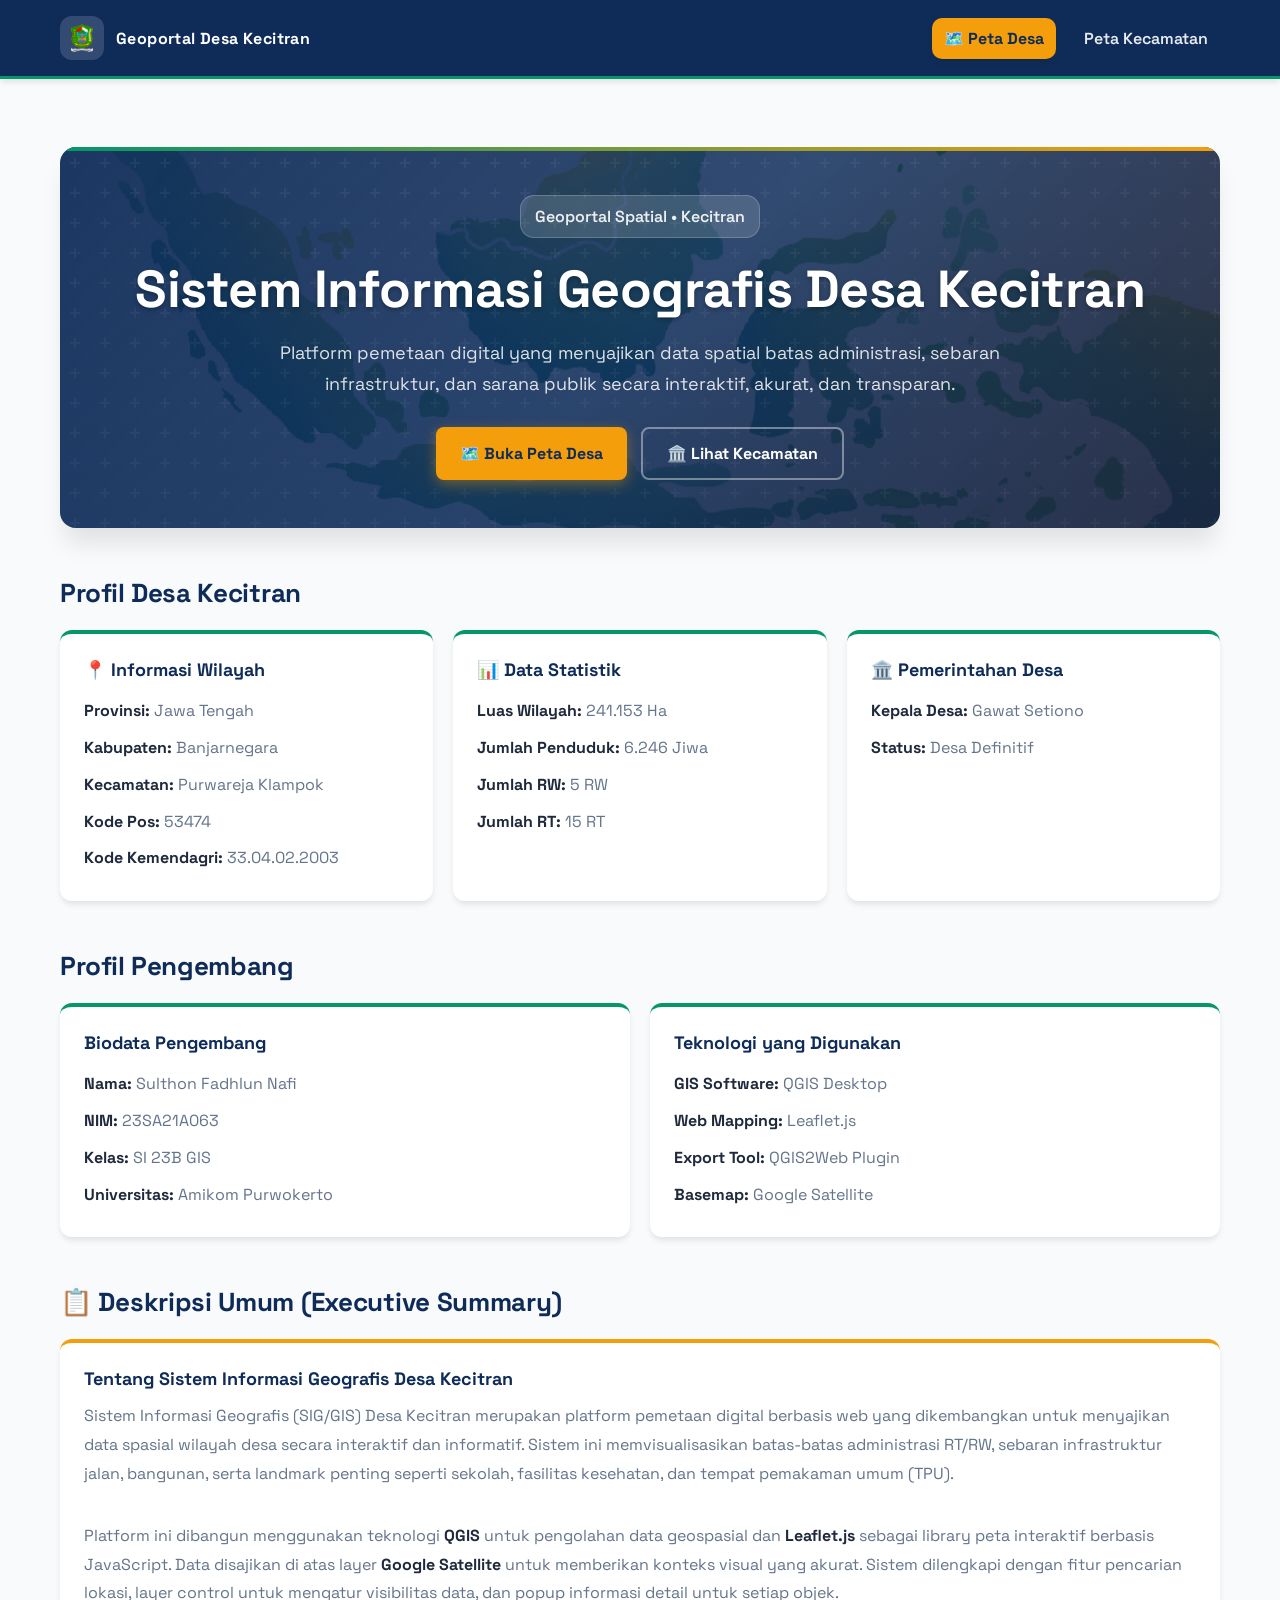
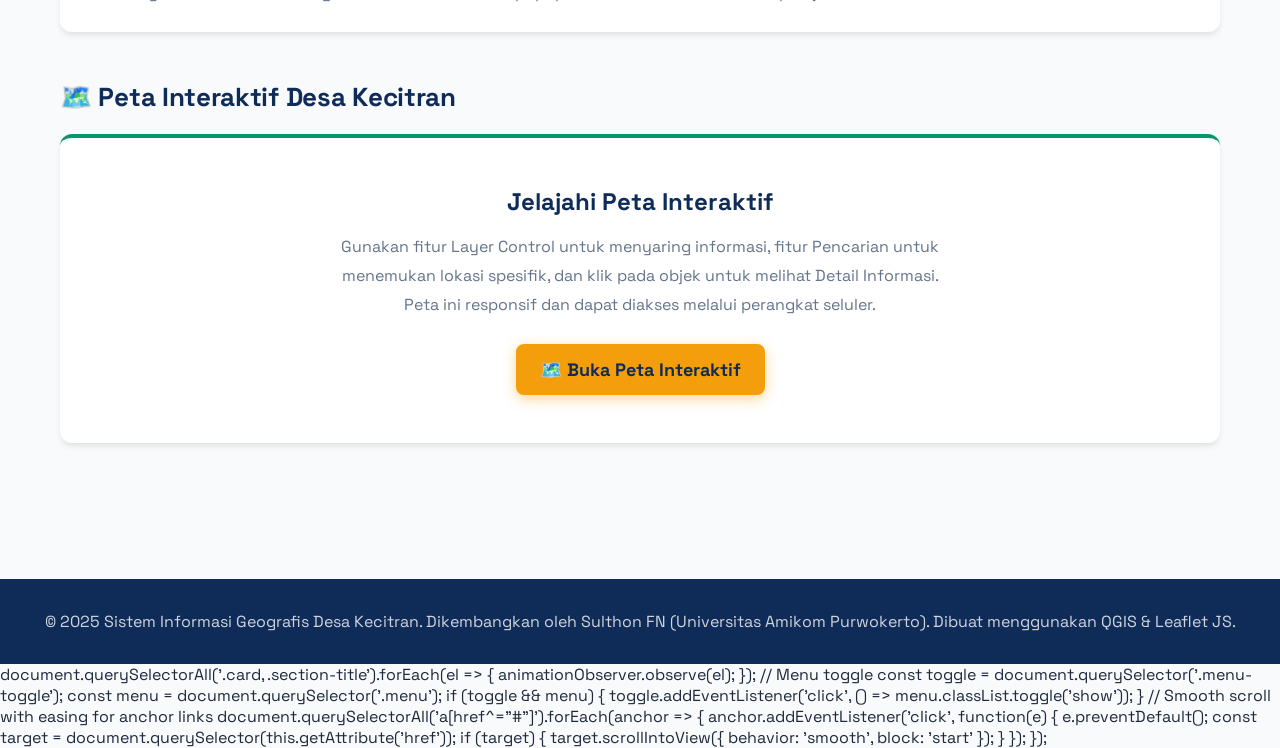
<file: index.html>
<!doctype html>
<html lang="id">
    <head>
        <meta charset="utf-8">
        <meta http-equiv="X-UA-Compatible" content="IE=edge">
        <meta name="viewport" content="width=device-width, initial-scale=1, maximum-scale=1">
        <meta name="mobile-web-app-capable" content="yes">
        <meta name="apple-mobile-web-app-capable" content="yes">
        <title>Geoportal Desa Kecitran</title>
        <link rel="preconnect" href="https://fonts.googleapis.com">
        <link rel="preconnect" href="https://fonts.gstatic.com" crossorigin>
        <link href="https://fonts.googleapis.com/css2?family=Space+Grotesk:wght@400;500;600;700&display=swap" rel="stylesheet">
        <link rel="stylesheet" href="css/leaflet.css">
        <link rel="stylesheet" href="css/L.Control.Layers.Tree.css">
        <link rel="stylesheet" href="css/qgis2web.css">
        <link rel="stylesheet" href="css/fontawesome-all.min.css">
        <link rel="stylesheet" href="css/leaflet-search.css">
        <link rel="stylesheet" href="css/leaflet.photon.css">
        <style>
            :root {
                --primary-color: #0F2C59;
                --secondary-color: #059669;
                --accent-color: #F59E0B;
                --bg-color: #F8FAFC;
                --card-bg: #FFFFFF;
                --text-main: #1E293B;
                --text-muted: #64748B;
                --shadow: 0 4px 6px -1px rgba(0, 0, 0, 0.1);
                --shadow-lg: 0 20px 25px -5px rgba(0, 0, 0, 0.1);
                /* Fluid Animation Easings */
                --ease-out-expo: cubic-bezier(0.19, 1, 0.22, 1);
                --ease-out-back: cubic-bezier(0.34, 1.56, 0.64, 1);
                --ease-in-out-quart: cubic-bezier(0.76, 0, 0.24, 1);
                --ease-spring: cubic-bezier(0.175, 0.885, 0.32, 1.275);
            }

            * { box-sizing: border-box; }

            body {
                margin: 0;
                font-family: 'Space Grotesk', 'Segoe UI', sans-serif;
                color: var(--text-main);
                background: var(--bg-color);
                min-height: 100vh;
                scroll-behavior: smooth;
            }

            a { color: inherit; text-decoration: none; }

            header {
                position: sticky;
                top: 0;
                z-index: 1200;
                background: var(--primary-color);
                border-bottom: 3px solid var(--secondary-color);
                box-shadow: var(--shadow);
            }

            .nav-bar {
                max-width: 1200px;
                margin: 0 auto;
                padding: 16px 20px;
                display: flex;
                align-items: center;
                justify-content: space-between;
                gap: 12px;
            }

            .brand {
                display: flex;
                align-items: center;
                gap: 12px;
                font-weight: 700;
                letter-spacing: 0.4px;
                color: #fff;
            }

            .brand img {
                width: 44px;
                height: 44px;
                border-radius: 12px;
                object-fit: contain;
                background: rgba(255,255,255,0.15);
                padding: 8px;
            }

            .menu {
                display: flex;
                align-items: center;
                gap: 16px;
                font-weight: 600;
                color: rgba(255,255,255,0.9);
            }

            .menu a { padding: 10px 12px; border-radius: 10px; transition: all 300ms var(--ease-out-expo); }
            .menu a:hover { background: rgba(255,255,255,0.1); color: #fff; transform: translateY(-2px); }

            .menu .pill {
                background: var(--accent-color);
                color: var(--primary-color);
                font-weight: 700;
                box-shadow: var(--shadow);
            }

            .menu-toggle {
                display: none;
                width: 44px;
                height: 44px;
                border-radius: 12px;
                border: 1px solid rgba(255,255,255,0.3);
                background: rgba(255,255,255,0.1);
                color: #fff;
                font-size: 20px;
            }

            main { max-width: 1200px; margin: 0 auto; padding: 32px 20px 72px; }

            .hero {
                margin-top: 36px;
                padding: 48px 32px;
                border-radius: 16px;
                background-image: url("data:image/svg+xml,%3Csvg width='60' height='60' viewBox='0 0 60 60' xmlns='http://www.w3.org/2000/svg'%3E%3Cg fill='none' fill-rule='evenodd'%3E%3Cg fill='%23ffffff' fill-opacity='0.05'%3E%3Cpath d='M36 34v-4h-2v4h-4v2h4v4h2v-4h4v-2h-4zm0-30V0h-2v4h-4v2h4v4h2V6h4V4h-4zM6 34v-4H4v4H0v2h4v4h2v-4h4v-2H6zM6 4V0H4v4H0v2h4v4h2V6h4V4H6z'/%3E%3C/g%3E%3C/g%3E%3C/svg%3E"),
                    linear-gradient(135deg, rgba(15, 44, 89, 0.95) 0%, rgba(15, 44, 89, 0.85) 50%, rgba(30, 30, 47, 0.9) 100%),
                    url('images/petaIndonesia.png');
                background-size: auto, cover, cover;
                background-position: center, center, center;
                border: none;
                box-shadow: var(--shadow-lg);
                position: relative;
                overflow: hidden;
                text-align: center;
            }

            .hero::before {
                content: "";
                position: absolute;
                inset: 0;
                background: linear-gradient(180deg, transparent 0%, rgba(15, 44, 89, 0.3) 100%);
                pointer-events: none;
            }

            .hero::after {
                content: "";
                position: absolute;
                top: 0;
                left: 0;
                right: 0;
                height: 4px;
                background: linear-gradient(90deg, var(--secondary-color), var(--accent-color));
            }

            .hero > * { position: relative; z-index: 1; }

            .hero h1 { 
                font-size: clamp(32px, 5vw, 52px); 
                margin: 0 0 16px; 
                letter-spacing: -0.5px; 
                color: #fff;
                font-weight: 700;
                text-shadow: 0 2px 4px rgba(0,0,0,0.3);
            }
            .hero p { 
                margin: 0 0 28px; 
                color: rgba(255,255,255,0.85); 
                max-width: 720px; 
                line-height: 1.7;
                margin-left: auto;
                margin-right: auto;
                font-size: 18px;
            }

            .cta-row { display: flex; flex-wrap: wrap; gap: 14px; justify-content: center; }

            .btn {
                display: inline-flex;
                align-items: center;
                gap: 10px;
                padding: 14px 24px;
                border-radius: 8px;
                font-weight: 700;
                border: none;
                transition: transform 400ms var(--ease-out-back), box-shadow 400ms var(--ease-out-expo);
                cursor: pointer;
            }

            .btn-primary {
                background: var(--accent-color);
                color: var(--primary-color);
                box-shadow: 0 4px 14px rgba(245, 158, 11, 0.4);
            }

            .btn-primary:hover {
                transform: translateY(-4px) scale(1.02);
                box-shadow: 0 12px 30px rgba(245, 158, 11, 0.5);
            }

            .btn-ghost { 
                background: transparent; 
                color: #fff; 
                border: 2px solid rgba(255,255,255,0.4); 
            }
            .btn-ghost:hover { 
                background: rgba(255,255,255,0.1); 
                border-color: rgba(255,255,255,0.6);
                transform: translateY(-3px) scale(1.02);
            }

            .section-title {
                font-size: 26px;
                margin: 48px 0 20px;
                letter-spacing: -0.3px;
                color: var(--primary-color);
                font-weight: 700;
            }

            .card-grid { display: grid; gap: 20px; grid-template-columns: repeat(auto-fit, minmax(280px, 1fr)); }

            .card {
                background: var(--card-bg);
                border: none;
                border-radius: 12px;
                border-top: 4px solid var(--secondary-color);
                padding: 24px;
                box-shadow: var(--shadow);
                transition: transform 500ms var(--ease-out-back), box-shadow 400ms var(--ease-out-expo), opacity 600ms var(--ease-out-expo);
                opacity: 0;
                transform: translateY(30px);
            }

            .card.visible {
                opacity: 1;
                transform: translateY(0);
            }

            .card:hover { 
                transform: translateY(-6px) scale(1.01); 
                box-shadow: 0 16px 32px -8px rgba(0, 0, 0, 0.18); 
            }

            .card.visible:hover {
                transform: translateY(-6px) scale(1.01);
            }

            .card h3 { 
                color: var(--primary-color); 
                margin: 0 0 12px;
                font-size: 18px;
            }

            .bio-list { list-style: none; padding: 0; margin: 12px 0 0; color: var(--text-muted); line-height: 1.8; }
            .bio-list li { padding: 4px 0; }
            .bio-list strong { color: var(--text-main); }

            .map-wrap {
                margin-top: 24px;
                border-radius: 12px;
                overflow: hidden;
                border: 2px solid var(--secondary-color);
                box-shadow: var(--shadow-lg);
                position: relative;
                isolation: isolate;
            }

            #map {
                width: 100%;
                height: 70vh;
                min-height: 480px;
            }

            .map-overlay {
                position: absolute;
                top: 16px;
                right: 16px;
                z-index: 1200;
                max-width: min(360px, 90vw);
            }

            .layer-drawer {
                background: var(--card-bg);
                border: 1px solid rgba(15, 44, 89, 0.1);
                border-radius: 12px;
                box-shadow: var(--shadow-lg);
                padding: 16px;
                display: flex;
                flex-direction: column;
                gap: 12px;
                transition: transform 180ms ease, opacity 180ms ease;
                max-height: 72vh;
            }

            .layer-drawer.collapsed { opacity: 1; }
            .layer-drawer.collapsed .drawer-header > div { display: none; }
            .layer-drawer.collapsed .drawer-toggle { background: var(--primary-color); color: #fff; }

            .drawer-body { max-height: 60vh; overflow-y: auto; padding-right: 4px; }
            .layer-drawer.collapsed .drawer-body { display: none; }

            .drawer-header { display: flex; align-items: center; justify-content: space-between; gap: 10px; }
            .drawer-title { font-weight: 700; letter-spacing: 0.2px; margin: 0; color: var(--primary-color); }
            .drawer-sub { margin: 2px 0 0; color: var(--text-muted); font-size: 13px; }

            .drawer-toggle {
                border: 1px solid rgba(15, 44, 89, 0.2);
                background: rgba(15, 44, 89, 0.08);
                color: var(--primary-color);
                width: 36px;
                height: 36px;
                border-radius: 8px;
                cursor: pointer;
                font-weight: 700;
            }

            .search-box { display: flex; flex-direction: column; gap: 8px; }
            .search-box input {
                background: rgba(255,255,255,0.9);
                border: 1px solid rgba(15, 44, 89, 0.2);
                color: var(--text-main);
                border-radius: 12px;
                padding: 10px 12px;
                font-weight: 600;
                transition: all 300ms var(--ease-out-expo);
            }
            .search-box input::placeholder { color: var(--text-muted); transition: opacity 200ms ease; }
            .search-box input:focus { outline: none; border-color: var(--secondary-color); box-shadow: 0 0 0 3px rgba(5, 150, 105, 0.15); transform: scale(1.01); }
            .search-box input:focus::placeholder { opacity: 0.5; }

            .search-results {
                background: rgba(255, 255, 255, 0.98);
                border: 1px solid rgba(15, 44, 89, 0.15);
                border-radius: 12px;
                max-height: 0;
                overflow: hidden;
                box-shadow: 0 8px 24px rgba(15, 44, 89, 0.1);
                opacity: 0;
                transform: translateY(-8px);
                transition: all 350ms var(--ease-out-expo);
            }

            .search-results.show { 
                display: block; 
                max-height: 220px;
                overflow: auto;
                opacity: 1;
                transform: translateY(0);
            }

            .search-results button {
                width: 100%;
                text-align: left;
                padding: 10px 12px;
                background: transparent;
                border: none;
                color: var(--text-main);
                font-weight: 600;
                cursor: pointer;
                border-bottom: 1px solid rgba(15, 44, 89, 0.08);
                transition: all 200ms var(--ease-out-expo);
            }

            .search-results button:hover { 
                background: rgba(5, 150, 105, 0.08); 
                padding-left: 16px;
            }

            .layer-section { border-top: 1px solid rgba(15, 44, 89, 0.1); padding-top: 8px; }
            .layer-section:first-of-type { border-top: none; padding-top: 0; }
            .layer-section-title { margin: 0 0 8px; color: var(--primary-color); font-size: 13px; letter-spacing: 0.3px; text-transform: uppercase; font-weight: 700; }

            .layer-toggle {
                display: flex;
                align-items: center;
                gap: 10px;
                padding: 8px 10px;
                border-radius: 12px;
                cursor: pointer;
                transition: all 300ms var(--ease-out-expo);
                border: 1px solid rgba(15, 44, 89, 0.1);
                margin-bottom: 8px;
                color: var(--text-main);
            }

            .layer-toggle:hover { background: rgba(5, 150, 105, 0.08); border-color: rgba(5, 150, 105, 0.3); transform: translateX(4px); }

            .layer-toggle input { width: 18px; height: 18px; accent-color: var(--secondary-color); transition: transform 200ms var(--ease-spring); }
            .layer-toggle input:checked { transform: scale(1.1); }
            .layer-toggle span { font-weight: 600; }

            .badge {
                padding: 4px 8px;
                border-radius: 999px;
                background: rgba(5, 150, 105, 0.12);
                color: var(--secondary-color);
                font-size: 12px;
                font-weight: 700;
            }

            footer {
                margin-top: 64px;
                padding: 32px 20px;
                text-align: center;
                color: var(--text-muted);
                background: var(--primary-color);
                color: rgba(255, 255, 255, 0.8);
            }

            .ribbon {
                display: inline-flex;
                gap: 10px;
                align-items: center;
                padding: 10px 14px;
                border-radius: 14px;
                background: rgba(255, 255, 255, 0.15);
                border: 1px solid rgba(255, 255, 255, 0.2);
                margin-bottom: 18px;
                color: rgba(255, 255, 255, 0.9);
                font-weight: 600;
            }

            .coming-soon { opacity: 0.9; font-size: 13px; padding: 4px 10px; border-radius: 999px; background: var(--accent-color); color: var(--primary-color); font-weight: 700; }

            .floating {
                animation: float 7s ease-in-out infinite;
            }

            /* Search control restyle */
            .leaflet-control-search {
                background: rgba(255, 255, 255, 0.95);
                border: 1px solid rgba(15, 44, 89, 0.15);
                box-shadow: 0 10px 30px rgba(15, 44, 89, 0.1);
                border-radius: 14px;
                padding: 8px;
                color: var(--text-main);
                backdrop-filter: blur(6px);
            }
            .leaflet-control-search .search-input {
                background: rgba(255,255,255,0.9);
                border: 1px solid rgba(15, 44, 89, 0.2);
                color: var(--text-main);
                border-radius: 10px;
                height: 32px;
                padding: 0 34px 0 12px;
                width: 220px;
                font-weight: 600;
            }
            .leaflet-control-search .search-input::placeholder { color: var(--text-muted); opacity: 0.8; }
            .leaflet-control-search .search-cancel,
            .leaflet-control-search .search-button {
                width: 28px;
                height: 28px;
                border-radius: 10px;
                background: linear-gradient(135deg, var(--secondary-color), var(--primary-color));
                color: #fff;
                border: 1px solid rgba(5, 150, 105, 0.2);
                box-shadow: 0 4px 12px rgba(5, 150, 105, 0.25);
            }
            .leaflet-control-search .search-tooltip {
                background: rgba(255, 255, 255, 0.98);
                color: var(--text-main);
                border: 1px solid rgba(15, 44, 89, 0.15);
                border-radius: 12px;
            }
            .leaflet-control-search .search-tip {
                padding: 6px 10px;
                border-bottom: 1px solid rgba(15, 44, 89, 0.08);
            }

            @keyframes float {
                0%, 100% { transform: translateY(0px) rotate(0deg); }
                25% { transform: translateY(-8px) rotate(0.5deg); }
                50% { transform: translateY(-12px) rotate(0deg); }
                75% { transform: translateY(-6px) rotate(-0.5deg); }
            }

            @keyframes fadeInUp {
                from {
                    opacity: 0;
                    transform: translateY(40px);
                }
                to {
                    opacity: 1;
                    transform: translateY(0);
                }
            }

            @keyframes pulse {
                0%, 100% { transform: scale(1); opacity: 1; }
                50% { transform: scale(1.15); opacity: 0.8; }
            }

            @keyframes ripple {
                0% { transform: scale(0.8); opacity: 1; }
                100% { transform: scale(2.5); opacity: 0; }
            }

            @keyframes slideInRight {
                from { transform: translateX(30px); opacity: 0; }
                to { transform: translateX(0); opacity: 1; }
            }

            /* Pulse Marker Animation */
            .pulse-marker {
                position: relative;
            }
            .pulse-core {
                width: 16px;
                height: 16px;
                background: var(--accent-color);
                border: 3px solid #fff;
                border-radius: 50%;
                position: absolute;
                top: 50%;
                left: 50%;
                transform: translate(-50%, -50%);
                box-shadow: 0 2px 8px rgba(0,0,0,0.3);
                animation: pulse 1.5s var(--ease-in-out-quart) infinite;
            }
            .pulse-ring {
                width: 40px;
                height: 40px;
                border: 3px solid var(--secondary-color);
                border-radius: 50%;
                position: absolute;
                top: 50%;
                left: 50%;
                transform: translate(-50%, -50%);
                animation: ripple 1.5s var(--ease-out-expo) infinite;
            }

            .hero h1, .hero p, .hero .cta-row, .hero .ribbon {
                animation: fadeInUp 800ms var(--ease-out-expo) backwards;
            }
            .hero .ribbon { animation-delay: 0ms; }
            .hero h1 { animation-delay: 100ms; }
            .hero p { animation-delay: 200ms; }
            .hero .cta-row { animation-delay: 350ms; }

            .section-title {
                opacity: 0;
                transform: translateY(20px);
                transition: all 600ms var(--ease-out-expo);
            }
            .section-title.visible {
                opacity: 1;
                transform: translateY(0);
            }

            @media (max-width: 820px) {
                .nav-bar { flex-wrap: wrap; }
                .menu { width: 100%; display: none; flex-direction: column; align-items: flex-start; }
                .menu.show { display: flex; }
                .menu a { width: 100%; padding: 12px; }
                .menu-toggle { display: inline-flex; align-items: center; justify-content: center; }
                main { padding: 24px 18px 56px; }
                .hero { padding: 24px; }
                #map { height: 60vh; min-height: 420px; }
                .map-overlay { left: auto; right: 12px; top: 12px; max-width: 280px; }
                .layer-drawer { transform: none !important; opacity: 1; max-height: 50vh; }
                .layer-drawer .drawer-body { max-height: 40vh; }
                .layer-drawer.collapsed { max-height: none; }
            }

            /* Override qgis2web defaults that locked page scrolling */
            html, body { overflow-x: hidden; overflow-y: auto !important; height: auto; }
            #map { overflow: visible !important; }
        </style>
    </head>
    <body>
        <header>
            <div class="nav-bar">
                <div class="brand">
                    <img src="images/Banjarnegara.png" alt="Logo Kabupaten Banjarnegara">
                    <span>Geoportal Desa Kecitran</span>
                </div>
                <button class="menu-toggle" aria-label="Toggle menu">☰</button>
                <nav class="menu" aria-label="Navigasi utama">
                    <a href="peta.html" class="pill">🗺️ Peta Desa</a>
                    <a href="kecamatan/peta.html">Peta Kecamatan</a>
                </nav>
            </div>
        </header>

        <main>
            <section class="hero" id="beranda">
                <div class="ribbon floating">Geoportal Spatial • Kecitran</div>
                <h1>Sistem Informasi Geografis Desa Kecitran</h1>
                <p>Platform pemetaan digital yang menyajikan data spatial batas administrasi, sebaran infrastruktur, dan sarana publik secara interaktif, akurat, dan transparan.</p>
                <div class="cta-row">
                    <a class="btn btn-primary" href="peta.html">🗺️ Buka Peta Desa</a>
                    <a class="btn btn-ghost" href="kecamatan/index.html">🏛️ Lihat Kecamatan</a>
                </div>
            </section>

            <section id="bio">
                <h2 class="section-title">Profil Desa Kecitran</h2>
                <div class="card-grid">
                    <div class="card">
                        <h3>📍 Informasi Wilayah</h3>
                        <ul class="bio-list">
                            <li><strong>Provinsi:</strong> Jawa Tengah</li>
                            <li><strong>Kabupaten:</strong> Banjarnegara</li>
                            <li><strong>Kecamatan:</strong> Purwareja Klampok</li>
                            <li><strong>Kode Pos:</strong> 53474</li>
                            <li><strong>Kode Kemendagri:</strong> 33.04.02.2003</li>
                        </ul>
                    </div>
                    <div class="card">
                        <h3>📊 Data Statistik</h3>
                        <ul class="bio-list">
                            <li><strong>Luas Wilayah:</strong> 241.153 Ha</li>
                            <li><strong>Jumlah Penduduk:</strong> 6.246 Jiwa</li>
                            <li><strong>Jumlah RW:</strong> 5 RW</li>
                            <li><strong>Jumlah RT:</strong> 15 RT</li>
                        </ul>
                    </div>
                    <div class="card">
                        <h3>🏛️ Pemerintahan Desa</h3>
                        <ul class="bio-list">
                            <li><strong>Kepala Desa:</strong> Gawat Setiono</li>
                            <li><strong>Status:</strong> Desa Definitif</li>
                        </ul>
                    </div>
                </div>

                <h2 class="section-title">Profil Pengembang</h2>
                <div class="card-grid">
                    <div class="card">
                        <h3>Biodata Pengembang</h3>
                        <ul class="bio-list">
                            <li><strong>Nama:</strong> Sulthon Fadhlun Nafi</li>
                            <li><strong>NIM:</strong> 23SA21A063</li>
                            <li><strong>Kelas:</strong> SI 23B GIS</li>
                            <li><strong>Universitas:</strong> Amikom Purwokerto</li>
                        </ul>
                    </div>
                    <div class="card">
                        <h3>Teknologi yang Digunakan</h3>
                        <ul class="bio-list">
                            <li><strong>GIS Software:</strong> QGIS Desktop</li>
                            <li><strong>Web Mapping:</strong> Leaflet.js</li>
                            <li><strong>Export Tool:</strong> QGIS2Web Plugin</li>
                            <li><strong>Basemap:</strong> Google Satellite</li>
                        </ul>
                    </div>
                </div>
            </section>

            <!-- Executive Summary Section -->
            <section id="summary">
                <h2 class="section-title">📋 Deskripsi Umum (Executive Summary)</h2>
                <div class="card-grid">
                    <div class="card" style="grid-column: 1 / -1; border-top-color: var(--accent-color);">
                        <h3>Tentang Sistem Informasi Geografis Desa Kecitran</h3>
                        <p class="bio-list" style="line-height: 1.8;">
                            Sistem Informasi Geografis (SIG/GIS) Desa Kecitran merupakan platform pemetaan digital berbasis web yang dikembangkan untuk menyajikan data spasial wilayah desa secara interaktif dan informatif. Sistem ini memvisualisasikan batas-batas administrasi RT/RW, sebaran infrastruktur jalan, bangunan, serta landmark penting seperti sekolah, fasilitas kesehatan, dan tempat pemakaman umum (TPU).
                        </p>
                        <br>
                        <p class="bio-list" style="line-height: 1.8;">
                            Platform ini dibangun menggunakan teknologi <strong>QGIS</strong> untuk pengolahan data geospasial dan <strong>Leaflet.js</strong> sebagai library peta interaktif berbasis JavaScript. Data disajikan di atas layer <strong>Google Satellite</strong> untuk memberikan konteks visual yang akurat. Sistem dilengkapi dengan fitur pencarian lokasi, layer control untuk mengatur visibilitas data, dan popup informasi detail untuk setiap objek.
                        </p>
                    </div>
                </div>
            </section>

            <!-- Peta Section - Link to Map Page -->
            <section id="desa">
                <h2 class="section-title">🗺️ Peta Interaktif Desa Kecitran</h2>
                <div class="card-grid">
                    <div class="card" style="grid-column: 1 / -1; text-align: center; padding: 48px;">
                        <h3 style="font-size: 24px; margin-bottom: 16px;">Jelajahi Peta Interaktif</h3>
                        <p class="bio-list" style="max-width: 600px; margin: 0 auto 24px;">
                            Gunakan fitur Layer Control untuk menyaring informasi, fitur Pencarian untuk menemukan lokasi spesifik, dan klik pada objek untuk melihat Detail Informasi. Peta ini responsif dan dapat diakses melalui perangkat seluler.
                        </p>
                        <a class="btn btn-primary" href="peta.html" style="display: inline-flex; font-size: 18px;">
                            🗺️ Buka Peta Interaktif
                        </a>
                    </div>
                </div>
            </section>
        </main>

        <footer>
            © 2025 Sistem Informasi Geografis Desa Kecitran. Dikembangkan oleh Sulthon FN (Universitas Amikom Purwokerto). Dibuat menggunakan QGIS &amp; Leaflet JS.
        </footer>

        <script>
            // ========== Fluid Animation System ==========
            
            // Intersection Observer for scroll animations
            const observerOptions = {
                threshold: 0.1,
                rootMargin: '0px 0px -50px 0px'
            };

            const animationObserver = new IntersectionObserver((entries) => {
                entries.forEach((entry, index) => {
                    if (entry.isIntersecting) {
                        // Staggered delay for cards
                        const delay = entry.target.classList.contains('card') 
                            ? index * 100 
                            : 0;
                        
                        setTimeout(() => {
                            entry.target.classList.add('visible');
                        }, delay);
                        
                        animationObserver.unobserve(entry.target);
                    }
                });
            }, observerOptions);

            // Observe cards and section titles
            document.querySelectorAll('.card, .section-title').forEach(el => {
                animationObserver.observe(el);
            });

            // Menu toggle
            const toggle = document.querySelector('.menu-toggle');
            const menu = document.querySelector('.menu');
            if (toggle && menu) {
                toggle.addEventListener('click', () => menu.classList.toggle('show'));
            }

            // Smooth scroll with easing for anchor links
            document.querySelectorAll('a[href^="#"]').forEach(anchor => {
                anchor.addEventListener('click', function(e) {
                    e.preventDefault();
                    const target = document.querySelector(this.getAttribute('href'));
                    if (target) {
                        target.scrollIntoView({
                            behavior: 'smooth',
                            block: 'start'
                        });
                    }
                });
            });
        </script>
    </body>
</html>
            document.querySelectorAll('.card, .section-title').forEach(el => {
                animationObserver.observe(el);
            });

            // Menu toggle
            const toggle = document.querySelector('.menu-toggle');
            const menu = document.querySelector('.menu');
            if (toggle && menu) {
                toggle.addEventListener('click', () => menu.classList.toggle('show'));
            }

            // Smooth scroll with easing for anchor links
            document.querySelectorAll('a[href^="#"]').forEach(anchor => {
                anchor.addEventListener('click', function(e) {
                    e.preventDefault();
                    const target = document.querySelector(this.getAttribute('href'));
                    if (target) {
                        target.scrollIntoView({
                            behavior: 'smooth',
                            block: 'start'
                        });
                    }
                });
            });
        </script>
        <script src="js/qgis2web_expressions.js"></script>
        <script src="js/leaflet.js"></script>
        <script src="js/L.Control.Layers.Tree.min.js"></script>
        <script src="js/multi-style-layer.js"></script>
        <script src="js/leaflet.rotatedMarker.js"></script>
        <script src="js/leaflet.pattern.js"></script>
        <script src="js/leaflet-hash.js"></script>
        <script src="js/Autolinker.min.js"></script>
        <script src="js/rbush.min.js"></script>
        <script src="js/labelgun.min.js"></script>
        <script src="js/labels.js"></script>
        <script src="js/leaflet.photon.js"></script>
        <script src="js/leaflet-search.js"></script>
        <script src="data/batasdesakecitran_1.js"></script>
        <script src="data/BatasRW_2.js"></script>
        <script src="data/rt_rw_3.js"></script>
        <script src="data/JalanDesaKecitran_4.js"></script>
        <script src="data/Bangunanrumahgedung_5.js"></script>
        <script src="data/LandmarkadminitratifsekolahfaskesTPU_6.js"></script>
        <script src="data/PosisiRumahSaya_7.js"></script>
        <script>
        var map = L.map('map', {
            zoomControl:false, maxZoom:28, minZoom:1
        }).fitBounds([[-7.4844495358918905,109.43177909778561],[-7.470608035094106,109.45788397100287]]);
        var hash = new L.Hash(map);
        map.attributionControl.setPrefix('<a href="https://github.com/tomchadwin/qgis2web" target="_blank">qgis2web</a> &middot; <a href="https://leafletjs.com" title="A JS library for interactive maps">Leaflet</a> &middot; <a href="https://qgis.org">QGIS</a>');
        var autolinker = new Autolinker({truncate: {length: 30, location: 'smart'}});
        // remove popup's row if "visible-with-data"
        function removeEmptyRowsFromPopupContent(content, feature) {
         var tempDiv = document.createElement('div');
         tempDiv.innerHTML = content;
         var rows = tempDiv.querySelectorAll('tr');
         for (var i = 0; i < rows.length; i++) {
             var td = rows[i].querySelector('td.visible-with-data');
             var key = td ? td.id : '';
             if (td && td.classList.contains('visible-with-data') && feature.properties[key] == null) {
                 rows[i].parentNode.removeChild(rows[i]);
             }
         }
         return tempDiv.innerHTML;
        }
        // modify popup if contains media
        function addClassToPopupIfMedia(content, popup) {
            var tempDiv = document.createElement('div');
            tempDiv.innerHTML = content;
            var imgTd = tempDiv.querySelector('td img');
            if (imgTd) {
                var src = imgTd.getAttribute('src');
                if (/\.(jpg|jpeg|png|gif|bmp|webp|avif)$/i.test(src)) {
                    popup._contentNode.classList.add('media');
                    setTimeout(function() {
                        popup.update();
                    }, 10);
                } else if (/\.(mp3|wav|ogg|aac)$/i.test(src)) {
                    var audio = document.createElement('audio');
                    audio.controls = true;
                    audio.src = src;
                    imgTd.parentNode.replaceChild(audio, imgTd);
                    popup._contentNode.classList.add('media');
                    setTimeout(function() {
                        popup.setContent(tempDiv.innerHTML);
                        popup.update();
                    }, 10);
                } else if (/\.(mp4|webm|ogg|mov)$/i.test(src)) {
                    var video = document.createElement('video');
                    video.controls = true;
                    video.src = src;
                    video.style.width = "400px";
                    video.style.height = "300px";
                    video.style.maxHeight = "60vh";
                    video.style.maxWidth = "60vw";
                    imgTd.parentNode.replaceChild(video, imgTd);
                    popup._contentNode.classList.add('media');
                    // Aggiorna il popup quando il video carica i metadati
                    video.addEventListener('loadedmetadata', function() {
                        popup.update();
                    });
                    setTimeout(function() {
                        popup.setContent(tempDiv.innerHTML);
                        popup.update();
                    }, 10);
                } else {
                    popup._contentNode.classList.remove('media');
                }
            } else {
                popup._contentNode.classList.remove('media');
            }
        }
        var zoomControl = L.control.zoom({
            position: 'topleft'
        }).addTo(map);
        var bounds_group = new L.featureGroup([]);
        function setBounds() {
        }

        // ========== Hover Effect for Boundary Layers ==========
        var hoverStyle = {
            weight: 5,
            color: '#F59E0B',
            opacity: 1,
            fillOpacity: 0.3,
            fillColor: '#F59E0B'
        };

        function addHoverEffect(layer, originalStyleFn) {
            var originalStyle = null;
            
            layer.on('mouseover', function(e) {
                var target = e.target;
                originalStyle = {
                    weight: target.options.weight,
                    color: target.options.color,
                    opacity: target.options.opacity,
                    fillOpacity: target.options.fillOpacity,
                    fillColor: target.options.fillColor
                };
                target.setStyle(hoverStyle);
                target.bringToFront();
            });
            
            layer.on('mouseout', function(e) {
                if (originalStyle) {
                    e.target.setStyle(originalStyle);
                }
            });
        }
        // ========== End Hover Effect ==========

        map.createPane('pane_GoogleSatellite_0');
        map.getPane('pane_GoogleSatellite_0').style.zIndex = 400;
        var layer_GoogleSatellite_0 = L.tileLayer('https://mt1.google.com/vt/lyrs=s&x={x}&y={y}&z={z}', {
            pane: 'pane_GoogleSatellite_0',
            opacity: 1.0,
            attribution: '',
            minZoom: 1,
            maxZoom: 28,
        });
        layer_GoogleSatellite_0;
        map.addLayer(layer_GoogleSatellite_0);
        function pop_batasdesakecitran_1(feature, layer) {
            var popupContent = '<table>\
                    <tr>\
                        <td colspan="2">' + (feature.properties['id'] !== null ? autolinker.link(String(feature.properties['id']).replace(/'/g, '\'').toLocaleString()) : '') + '</td>\
                    </tr>\
                    <tr>\
                        <td colspan="2">' + (feature.properties['luas'] !== null ? autolinker.link(String(feature.properties['luas']).replace(/'/g, '\'').toLocaleString()) : '') + '</td>\
                    </tr>\
                    <tr>\
                        <td colspan="2">' + (feature.properties['jml pend'] !== null ? autolinker.link(String(feature.properties['jml pend']).replace(/'/g, '\'').toLocaleString()) : '') + '</td>\
                    </tr>\
                    <tr>\
                        <td colspan="2">' + (feature.properties['jml dusun'] !== null ? autolinker.link(String(feature.properties['jml dusun']).replace(/'/g, '\'').toLocaleString()) : '') + '</td>\
                    </tr>\
                    <tr>\
                        <th scope="row">Nama</th>\
                        <td class="visible-with-data" id="Nama">' + (feature.properties['Nama'] !== null ? autolinker.link(String(feature.properties['Nama']).replace(/'/g, '\'').toLocaleString()) : '') + '</td>\
                    </tr>\
                </table>';
            var content = removeEmptyRowsFromPopupContent(popupContent, feature);
			layer.on('popupopen', function(e) {
				addClassToPopupIfMedia(content, e.popup);
			});
			layer.bindPopup(content, { maxHeight: 400 });
        }

        var pattern_batasdesakecitran_1_0 = new L.StripePattern({
            weight: 0.3,
            spaceWeight: 2.0,
            color: '#b2df8a',
            opacity: 1.0,
            spaceOpacity: 0,
            angle: 315
        });
        pattern_batasdesakecitran_1_0.addTo(map);
        function style_batasdesakecitran_1_0() {
            return {
                pane: 'pane_batasdesakecitran_1',
                stroke: false,
                fillOpacity: 1,
                fillPattern: pattern_batasdesakecitran_1_0,
                interactive: true,
            }
        }
        function style_batasdesakecitran_1_1() {
            return {
                pane: 'pane_batasdesakecitran_1',
                opacity: 1,
                color: 'rgba(178,223,138,1.0)',
                dashArray: '',
                lineCap: 'square',
                lineJoin: 'bevel',
                weight: 2.0,
                fillOpacity: 0,
                interactive: true,
            }
        }
        map.createPane('pane_batasdesakecitran_1');
        map.getPane('pane_batasdesakecitran_1').style.zIndex = 401;
        map.getPane('pane_batasdesakecitran_1').style['mix-blend-mode'] = 'normal';
        var layer_batasdesakecitran_1 = new L.geoJson.multiStyle(json_batasdesakecitran_1, {
            attribution: '',
            interactive: true,
            dataVar: 'json_batasdesakecitran_1',
            layerName: 'layer_batasdesakecitran_1',
            pane: 'pane_batasdesakecitran_1',
            onEachFeature: pop_batasdesakecitran_1,
            styles: [style_batasdesakecitran_1_0,style_batasdesakecitran_1_1,]
        });
        bounds_group.addLayer(layer_batasdesakecitran_1);
        map.addLayer(layer_batasdesakecitran_1);
        function pop_BatasRW_2(feature, layer) {
            var popupContent = '<table>\
                    <tr>\
                        <td colspan="2">' + (feature.properties['id'] !== null ? autolinker.link(String(feature.properties['id']).replace(/'/g, '\'').toLocaleString()) : '') + '</td>\
                    </tr>\
                    <tr>\
                        <th scope="row">RW</th>\
                        <td class="visible-with-data" id="RW">' + (feature.properties['RW'] !== null ? autolinker.link(String(feature.properties['RW']).replace(/'/g, '\'').toLocaleString()) : '') + '</td>\
                    </tr>\
                </table>';
            var content = removeEmptyRowsFromPopupContent(popupContent, feature);
			layer.on('popupopen', function(e) {
				addClassToPopupIfMedia(content, e.popup);
			});
			layer.bindPopup(content, { maxHeight: 400 });

            // Add hover effect for RW boundaries
            var originalStyle = null;
            layer.on('mouseover', function(e) {
                originalStyle = {
                    weight: e.target.options.weight,
                    color: e.target.options.color,
                    opacity: e.target.options.opacity,
                    fillOpacity: e.target.options.fillOpacity
                };
                e.target.setStyle(hoverStyle);
                e.target.bringToFront();
            });
            layer.on('mouseout', function(e) {
                if (originalStyle) {
                    e.target.setStyle(originalStyle);
                }
            });
        }

        function style_BatasRW_2_0(feature) {
            switch(String(feature.properties['RW'])) {
                case 'RW 01':
                    return {
                pane: 'pane_BatasRW_2',
                opacity: 1,
                color: 'rgba(233,238,133,1.0)',
                dashArray: '',
                lineCap: 'square',
                lineJoin: 'bevel',
                weight: 4.0,
                fillOpacity: 0,
                interactive: true,
            }
                    break;
                case 'RW 02':
                    return {
                pane: 'pane_BatasRW_2',
                opacity: 1,
                color: 'rgba(221,65,211,1.0)',
                dashArray: '',
                lineCap: 'square',
                lineJoin: 'bevel',
                weight: 4.0,
                fillOpacity: 0,
                interactive: true,
            }
                    break;
                case 'RW 03':
                    return {
                pane: 'pane_BatasRW_2',
                opacity: 1,
                color: 'rgba(85,74,231,1.0)',
                dashArray: '',
                lineCap: 'square',
                lineJoin: 'bevel',
                weight: 4.0,
                fillOpacity: 0,
                interactive: true,
            }
                    break;
                case 'RW 04':
                    return {
                pane: 'pane_BatasRW_2',
                opacity: 1,
                color: 'rgba(219,116,108,1.0)',
                dashArray: '',
                lineCap: 'square',
                lineJoin: 'bevel',
                weight: 4.0,
                fillOpacity: 0,
                interactive: true,
            }
                    break;
                case 'RW 5':
                    return {
                pane: 'pane_BatasRW_2',
                opacity: 1,
                color: 'rgba(79,197,203,1.0)',
                dashArray: '',
                lineCap: 'square',
                lineJoin: 'bevel',
                weight: 4.0,
                fillOpacity: 0,
                interactive: true,
            }
                    break;
                default:
                    return {
                pane: 'pane_BatasRW_2',
                opacity: 1,
                color: 'rgba(93,227,99,1.0)',
                dashArray: '',
                lineCap: 'square',
                lineJoin: 'bevel',
                weight: 4.0,
                fillOpacity: 0,
                interactive: true,
            }
                    break;
            }
        }
        map.createPane('pane_BatasRW_2');
        map.getPane('pane_BatasRW_2').style.zIndex = 402;
        map.getPane('pane_BatasRW_2').style['mix-blend-mode'] = 'normal';
        var layer_BatasRW_2 = new L.geoJson(json_BatasRW_2, {
            attribution: '',
            interactive: true,
            dataVar: 'json_BatasRW_2',
            layerName: 'layer_BatasRW_2',
            pane: 'pane_BatasRW_2',
            onEachFeature: pop_BatasRW_2,
            style: style_BatasRW_2_0,
        });
        bounds_group.addLayer(layer_BatasRW_2);
        map.addLayer(layer_BatasRW_2);
        function pop_rt_rw_3(feature, layer) {
            var popupContent = '<table>\
                    <tr>\
                        <th scope="row">RT/RW</th>\
                        <td class="visible-with-data" id="RT/RW">' + (feature.properties['RT/RW'] !== null ? autolinker.link(String(feature.properties['RT/RW']).replace(/'/g, '\'').toLocaleString()) : '') + '</td>\
                    </tr>\
                </table>';
            var content = removeEmptyRowsFromPopupContent(popupContent, feature);
			layer.on('popupopen', function(e) {
				addClassToPopupIfMedia(content, e.popup);
			});
			layer.bindPopup(content, { maxHeight: 400 });

            // Add hover effect for RT/RW boundaries
            var originalStyle = null;
            layer.on('mouseover', function(e) {
                originalStyle = {
                    weight: e.target.options.weight,
                    color: e.target.options.color,
                    opacity: e.target.options.opacity,
                    fillOpacity: e.target.options.fillOpacity
                };
                e.target.setStyle(hoverStyle);
                e.target.bringToFront();
            });
            layer.on('mouseout', function(e) {
                if (originalStyle) {
                    e.target.setStyle(originalStyle);
                }
            });
        }

        var pattern_rt_rw_3_0 = new L.StripePattern({
            weight: 0.3,
            spaceWeight: 2.0,
            color: '#2be028',
            opacity: 1.0,
            spaceOpacity: 0,
            angle: 315
        });
        pattern_rt_rw_3_0.addTo(map);
        var pattern_rt_rw_3_0 = new L.StripePattern({
            weight: 0.3,
            spaceWeight: 2.0,
            color: '#82d046',
            opacity: 1.0,
            spaceOpacity: 0,
            angle: 315
        });
        pattern_rt_rw_3_0.addTo(map);
        var pattern_rt_rw_3_0 = new L.StripePattern({
            weight: 0.3,
            spaceWeight: 2.0,
            color: '#caa750',
            opacity: 1.0,
            spaceOpacity: 0,
            angle: 315
        });
        pattern_rt_rw_3_0.addTo(map);
        var pattern_rt_rw_3_0 = new L.StripePattern({
            weight: 0.3,
            spaceWeight: 2.0,
            color: '#c957c9',
            opacity: 1.0,
            spaceOpacity: 0,
            angle: 315
        });
        pattern_rt_rw_3_0.addTo(map);
        var pattern_rt_rw_3_0 = new L.StripePattern({
            weight: 0.3,
            spaceWeight: 2.0,
            color: '#ec80a7',
            opacity: 1.0,
            spaceOpacity: 0,
            angle: 315
        });
        pattern_rt_rw_3_0.addTo(map);
        var pattern_rt_rw_3_0 = new L.StripePattern({
            weight: 0.3,
            spaceWeight: 2.0,
            color: '#d7a472',
            opacity: 1.0,
            spaceOpacity: 0,
            angle: 315
        });
        pattern_rt_rw_3_0.addTo(map);
        var pattern_rt_rw_3_0 = new L.StripePattern({
            weight: 0.3,
            spaceWeight: 2.0,
            color: '#d8e585',
            opacity: 1.0,
            spaceOpacity: 0,
            angle: 315
        });
        pattern_rt_rw_3_0.addTo(map);
        var pattern_rt_rw_3_0 = new L.StripePattern({
            weight: 0.3,
            spaceWeight: 2.0,
            color: '#e98897',
            opacity: 1.0,
            spaceOpacity: 0,
            angle: 315
        });
        pattern_rt_rw_3_0.addTo(map);
        var pattern_rt_rw_3_0 = new L.StripePattern({
            weight: 0.3,
            spaceWeight: 2.0,
            color: '#dc521c',
            opacity: 1.0,
            spaceOpacity: 0,
            angle: 315
        });
        pattern_rt_rw_3_0.addTo(map);
        var pattern_rt_rw_3_0 = new L.StripePattern({
            weight: 0.3,
            spaceWeight: 2.0,
            color: '#29d9e6',
            opacity: 1.0,
            spaceOpacity: 0,
            angle: 315
        });
        pattern_rt_rw_3_0.addTo(map);
        var pattern_rt_rw_3_0 = new L.StripePattern({
            weight: 0.3,
            spaceWeight: 2.0,
            color: '#69e846',
            opacity: 1.0,
            spaceOpacity: 0,
            angle: 315
        });
        pattern_rt_rw_3_0.addTo(map);
        var pattern_rt_rw_3_0 = new L.StripePattern({
            weight: 0.3,
            spaceWeight: 2.0,
            color: '#e46cca',
            opacity: 1.0,
            spaceOpacity: 0,
            angle: 315
        });
        pattern_rt_rw_3_0.addTo(map);
        var pattern_rt_rw_3_0 = new L.StripePattern({
            weight: 0.3,
            spaceWeight: 2.0,
            color: '#1926dc',
            opacity: 1.0,
            spaceOpacity: 0,
            angle: 315
        });
        pattern_rt_rw_3_0.addTo(map);
        var pattern_rt_rw_3_0 = new L.StripePattern({
            weight: 0.3,
            spaceWeight: 2.0,
            color: '#38e2a4',
            opacity: 1.0,
            spaceOpacity: 0,
            angle: 315
        });
        pattern_rt_rw_3_0.addTo(map);
        var pattern_rt_rw_3_0 = new L.StripePattern({
            weight: 0.3,
            spaceWeight: 2.0,
            color: '#25db49',
            opacity: 1.0,
            spaceOpacity: 0,
            angle: 315
        });
        pattern_rt_rw_3_0.addTo(map);
        var pattern_rt_rw_3_0 = new L.StripePattern({
            weight: 0.3,
            spaceWeight: 2.0,
            color: '#6dacea',
            opacity: 1.0,
            spaceOpacity: 0,
            angle: 315
        });
        pattern_rt_rw_3_0.addTo(map);
        var pattern_rt_rw_3_0 = new L.StripePattern({
            weight: 0.3,
            spaceWeight: 2.0,
            color: '#5e1bd9',
            opacity: 1.0,
            spaceOpacity: 0,
            angle: 315
        });
        pattern_rt_rw_3_0.addTo(map);
        var pattern_rt_rw_3_0 = new L.StripePattern({
            weight: 0.3,
            spaceWeight: 2.0,
            color: '#9de90f',
            opacity: 1.0,
            spaceOpacity: 0,
            angle: 315
        });
        pattern_rt_rw_3_0.addTo(map);
        var pattern_rt_rw_3_0 = new L.StripePattern({
            weight: 0.3,
            spaceWeight: 2.0,
            color: '#821fcd',
            opacity: 1.0,
            spaceOpacity: 0,
            angle: 315
        });
        pattern_rt_rw_3_0.addTo(map);
        var pattern_rt_rw_3_0 = new L.StripePattern({
            weight: 0.3,
            spaceWeight: 2.0,
            color: '#dd7cb3',
            opacity: 1.0,
            spaceOpacity: 0,
            angle: 315
        });
        pattern_rt_rw_3_0.addTo(map);
        var pattern_rt_rw_3_0 = new L.StripePattern({
            weight: 0.3,
            spaceWeight: 2.0,
            color: '#6186e4',
            opacity: 1.0,
            spaceOpacity: 0,
            angle: 315
        });
        pattern_rt_rw_3_0.addTo(map);
        var pattern_rt_rw_3_0 = new L.StripePattern({
            weight: 0.3,
            spaceWeight: 2.0,
            color: '#eee263',
            opacity: 1.0,
            spaceOpacity: 0,
            angle: 315
        });
        pattern_rt_rw_3_0.addTo(map);
        var pattern_rt_rw_3_0 = new L.StripePattern({
            weight: 0.3,
            spaceWeight: 2.0,
            color: '#5135ed',
            opacity: 1.0,
            spaceOpacity: 0,
            angle: 315
        });
        pattern_rt_rw_3_0.addTo(map);
        var pattern_rt_rw_3_0 = new L.StripePattern({
            weight: 0.3,
            spaceWeight: 2.0,
            color: '#cd2c21',
            opacity: 1.0,
            spaceOpacity: 0,
            angle: 315
        });
        pattern_rt_rw_3_0.addTo(map);
        var pattern_rt_rw_3_0 = new L.StripePattern({
            weight: 0.3,
            spaceWeight: 2.0,
            color: '#2de0c5',
            opacity: 1.0,
            spaceOpacity: 0,
            angle: 315
        });
        pattern_rt_rw_3_0.addTo(map);
        var pattern_rt_rw_3_0 = new L.StripePattern({
            weight: 0.3,
            spaceWeight: 2.0,
            color: '#4bb9e5',
            opacity: 1.0,
            spaceOpacity: 0,
            angle: 315
        });
        pattern_rt_rw_3_0.addTo(map);
        var pattern_rt_rw_3_0 = new L.StripePattern({
            weight: 0.3,
            spaceWeight: 2.0,
            color: '#a927cd',
            opacity: 1.0,
            spaceOpacity: 0,
            angle: 315
        });
        pattern_rt_rw_3_0.addTo(map);
        var pattern_rt_rw_3_0 = new L.StripePattern({
            weight: 0.3,
            spaceWeight: 2.0,
            color: '#19e870',
            opacity: 1.0,
            spaceOpacity: 0,
            angle: 315
        });
        pattern_rt_rw_3_0.addTo(map);
        var pattern_rt_rw_3_0 = new L.StripePattern({
            weight: 0.3,
            spaceWeight: 2.0,
            color: '#2be028',
            opacity: 1.0,
            spaceOpacity: 0,
            angle: 315
        });
        pattern_rt_rw_3_0.addTo(map);
        var pattern_rt_rw_3_0 = new L.StripePattern({
            weight: 0.3,
            spaceWeight: 2.0,
            color: '#82d046',
            opacity: 1.0,
            spaceOpacity: 0,
            angle: 315
        });
        pattern_rt_rw_3_0.addTo(map);
        var pattern_rt_rw_3_0 = new L.StripePattern({
            weight: 0.3,
            spaceWeight: 2.0,
            color: '#caa750',
            opacity: 1.0,
            spaceOpacity: 0,
            angle: 315
        });
        pattern_rt_rw_3_0.addTo(map);
        var pattern_rt_rw_3_0 = new L.StripePattern({
            weight: 0.3,
            spaceWeight: 2.0,
            color: '#c957c9',
            opacity: 1.0,
            spaceOpacity: 0,
            angle: 315
        });
        pattern_rt_rw_3_0.addTo(map);
        var pattern_rt_rw_3_0 = new L.StripePattern({
            weight: 0.3,
            spaceWeight: 2.0,
            color: '#ec80a7',
            opacity: 1.0,
            spaceOpacity: 0,
            angle: 315
        });
        pattern_rt_rw_3_0.addTo(map);
        var pattern_rt_rw_3_0 = new L.StripePattern({
            weight: 0.3,
            spaceWeight: 2.0,
            color: '#d7a472',
            opacity: 1.0,
            spaceOpacity: 0,
            angle: 315
        });
        pattern_rt_rw_3_0.addTo(map);
        var pattern_rt_rw_3_0 = new L.StripePattern({
            weight: 0.3,
            spaceWeight: 2.0,
            color: '#d8e585',
            opacity: 1.0,
            spaceOpacity: 0,
            angle: 315
        });
        pattern_rt_rw_3_0.addTo(map);
        var pattern_rt_rw_3_0 = new L.StripePattern({
            weight: 0.3,
            spaceWeight: 2.0,
            color: '#e98897',
            opacity: 1.0,
            spaceOpacity: 0,
            angle: 315
        });
        pattern_rt_rw_3_0.addTo(map);
        var pattern_rt_rw_3_0 = new L.StripePattern({
            weight: 0.3,
            spaceWeight: 2.0,
            color: '#dc521c',
            opacity: 1.0,
            spaceOpacity: 0,
            angle: 315
        });
        pattern_rt_rw_3_0.addTo(map);
        var pattern_rt_rw_3_0 = new L.StripePattern({
            weight: 0.3,
            spaceWeight: 2.0,
            color: '#29d9e6',
            opacity: 1.0,
            spaceOpacity: 0,
            angle: 315
        });
        pattern_rt_rw_3_0.addTo(map);
        var pattern_rt_rw_3_0 = new L.StripePattern({
            weight: 0.3,
            spaceWeight: 2.0,
            color: '#69e846',
            opacity: 1.0,
            spaceOpacity: 0,
            angle: 315
        });
        pattern_rt_rw_3_0.addTo(map);
        var pattern_rt_rw_3_0 = new L.StripePattern({
            weight: 0.3,
            spaceWeight: 2.0,
            color: '#e46cca',
            opacity: 1.0,
            spaceOpacity: 0,
            angle: 315
        });
        pattern_rt_rw_3_0.addTo(map);
        var pattern_rt_rw_3_0 = new L.StripePattern({
            weight: 0.3,
            spaceWeight: 2.0,
            color: '#1926dc',
            opacity: 1.0,
            spaceOpacity: 0,
            angle: 315
        });
        pattern_rt_rw_3_0.addTo(map);
        var pattern_rt_rw_3_0 = new L.StripePattern({
            weight: 0.3,
            spaceWeight: 2.0,
            color: '#38e2a4',
            opacity: 1.0,
            spaceOpacity: 0,
            angle: 315
        });
        pattern_rt_rw_3_0.addTo(map);
        var pattern_rt_rw_3_0 = new L.StripePattern({
            weight: 0.3,
            spaceWeight: 2.0,
            color: '#25db49',
            opacity: 1.0,
            spaceOpacity: 0,
            angle: 315
        });
        pattern_rt_rw_3_0.addTo(map);
        var pattern_rt_rw_3_0 = new L.StripePattern({
            weight: 0.3,
            spaceWeight: 2.0,
            color: '#6dacea',
            opacity: 1.0,
            spaceOpacity: 0,
            angle: 315
        });
        pattern_rt_rw_3_0.addTo(map);
        var pattern_rt_rw_3_0 = new L.StripePattern({
            weight: 0.3,
            spaceWeight: 2.0,
            color: '#5e1bd9',
            opacity: 1.0,
            spaceOpacity: 0,
            angle: 315
        });
        pattern_rt_rw_3_0.addTo(map);
        var pattern_rt_rw_3_0 = new L.StripePattern({
            weight: 0.3,
            spaceWeight: 2.0,
            color: '#9de90f',
            opacity: 1.0,
            spaceOpacity: 0,
            angle: 315
        });
        pattern_rt_rw_3_0.addTo(map);
        var pattern_rt_rw_3_0 = new L.StripePattern({
            weight: 0.3,
            spaceWeight: 2.0,
            color: '#821fcd',
            opacity: 1.0,
            spaceOpacity: 0,
            angle: 315
        });
        pattern_rt_rw_3_0.addTo(map);
        var pattern_rt_rw_3_0 = new L.StripePattern({
            weight: 0.3,
            spaceWeight: 2.0,
            color: '#dd7cb3',
            opacity: 1.0,
            spaceOpacity: 0,
            angle: 315
        });
        pattern_rt_rw_3_0.addTo(map);
        var pattern_rt_rw_3_0 = new L.StripePattern({
            weight: 0.3,
            spaceWeight: 2.0,
            color: '#6186e4',
            opacity: 1.0,
            spaceOpacity: 0,
            angle: 315
        });
        pattern_rt_rw_3_0.addTo(map);
        var pattern_rt_rw_3_0 = new L.StripePattern({
            weight: 0.3,
            spaceWeight: 2.0,
            color: '#eee263',
            opacity: 1.0,
            spaceOpacity: 0,
            angle: 315
        });
        pattern_rt_rw_3_0.addTo(map);
        var pattern_rt_rw_3_0 = new L.StripePattern({
            weight: 0.3,
            spaceWeight: 2.0,
            color: '#5135ed',
            opacity: 1.0,
            spaceOpacity: 0,
            angle: 315
        });
        pattern_rt_rw_3_0.addTo(map);
        var pattern_rt_rw_3_0 = new L.StripePattern({
            weight: 0.3,
            spaceWeight: 2.0,
            color: '#cd2c21',
            opacity: 1.0,
            spaceOpacity: 0,
            angle: 315
        });
        pattern_rt_rw_3_0.addTo(map);
        var pattern_rt_rw_3_0 = new L.StripePattern({
            weight: 0.3,
            spaceWeight: 2.0,
            color: '#2de0c5',
            opacity: 1.0,
            spaceOpacity: 0,
            angle: 315
        });
        pattern_rt_rw_3_0.addTo(map);
        var pattern_rt_rw_3_0 = new L.StripePattern({
            weight: 0.3,
            spaceWeight: 2.0,
            color: '#4bb9e5',
            opacity: 1.0,
            spaceOpacity: 0,
            angle: 315
        });
        pattern_rt_rw_3_0.addTo(map);
        var pattern_rt_rw_3_0 = new L.StripePattern({
            weight: 0.3,
            spaceWeight: 2.0,
            color: '#a927cd',
            opacity: 1.0,
            spaceOpacity: 0,
            angle: 315
        });
        pattern_rt_rw_3_0.addTo(map);
        var pattern_rt_rw_3_0 = new L.StripePattern({
            weight: 0.3,
            spaceWeight: 2.0,
            color: '#19e870',
            opacity: 1.0,
            spaceOpacity: 0,
            angle: 315
        });
        pattern_rt_rw_3_0.addTo(map);
        function style_rt_rw_3_0(feature) {
            switch(String(feature.properties['RT/RW'])) {
                case 'RT 01 RW 01':
                    return {
                pane: 'pane_rt_rw_3',
                stroke: false,
                fillOpacity: 1,
                fillPattern: pattern_rt_rw_3_0,
                interactive: true,
            }
                    break;
                case 'RT 01 RW 02':
                    return {
                pane: 'pane_rt_rw_3',
                stroke: false,
                fillOpacity: 1,
                fillPattern: pattern_rt_rw_3_0,
                interactive: true,
            }
                    break;
                case 'RT 01 RW 03':
                    return {
                pane: 'pane_rt_rw_3',
                stroke: false,
                fillOpacity: 1,
                fillPattern: pattern_rt_rw_3_0,
                interactive: true,
            }
                    break;
                case 'RT 01 RW 04':
                    return {
                pane: 'pane_rt_rw_3',
                stroke: false,
                fillOpacity: 1,
                fillPattern: pattern_rt_rw_3_0,
                interactive: true,
            }
                    break;
                case 'RT 01 RW 05':
                    return {
                pane: 'pane_rt_rw_3',
                stroke: false,
                fillOpacity: 1,
                fillPattern: pattern_rt_rw_3_0,
                interactive: true,
            }
                    break;
                case 'RT 02 RW 01':
                    return {
                pane: 'pane_rt_rw_3',
                stroke: false,
                fillOpacity: 1,
                fillPattern: pattern_rt_rw_3_0,
                interactive: true,
            }
                    break;
                case 'RT 02 RW 02':
                    return {
                pane: 'pane_rt_rw_3',
                stroke: false,
                fillOpacity: 1,
                fillPattern: pattern_rt_rw_3_0,
                interactive: true,
            }
                    break;
                case 'RT 02 RW 03':
                    return {
                pane: 'pane_rt_rw_3',
                stroke: false,
                fillOpacity: 1,
                fillPattern: pattern_rt_rw_3_0,
                interactive: true,
            }
                    break;
                case 'RT 02 RW 04':
                    return {
                pane: 'pane_rt_rw_3',
                stroke: false,
                fillOpacity: 1,
                fillPattern: pattern_rt_rw_3_0,
                interactive: true,
            }
                    break;
                case 'RT 03 RW 01':
                    return {
                pane: 'pane_rt_rw_3',
                stroke: false,
                fillOpacity: 1,
                fillPattern: pattern_rt_rw_3_0,
                interactive: true,
            }
                    break;
                case 'RT 03 RW 02':
                    return {
                pane: 'pane_rt_rw_3',
                stroke: false,
                fillOpacity: 1,
                fillPattern: pattern_rt_rw_3_0,
                interactive: true,
            }
                    break;
                case 'RT 03 RW 03':
                    return {
                pane: 'pane_rt_rw_3',
                stroke: false,
                fillOpacity: 1,
                fillPattern: pattern_rt_rw_3_0,
                interactive: true,
            }
                    break;
                case 'RT 03 RW 04':
                    return {
                pane: 'pane_rt_rw_3',
                stroke: false,
                fillOpacity: 1,
                fillPattern: pattern_rt_rw_3_0,
                interactive: true,
            }
                    break;
                case 'RT 03 RW 05':
                    return {
                pane: 'pane_rt_rw_3',
                stroke: false,
                fillOpacity: 1,
                fillPattern: pattern_rt_rw_3_0,
                interactive: true,
            }
                    break;
                case 'RT 04 RW 01':
                    return {
                pane: 'pane_rt_rw_3',
                stroke: false,
                fillOpacity: 1,
                fillPattern: pattern_rt_rw_3_0,
                interactive: true,
            }
                    break;
                case 'RT 04 RW 02':
                    return {
                pane: 'pane_rt_rw_3',
                stroke: false,
                fillOpacity: 1,
                fillPattern: pattern_rt_rw_3_0,
                interactive: true,
            }
                    break;
                case 'RT 04 RW 03':
                    return {
                pane: 'pane_rt_rw_3',
                stroke: false,
                fillOpacity: 1,
                fillPattern: pattern_rt_rw_3_0,
                interactive: true,
            }
                    break;
                case 'RT 04 RW 04':
                    return {
                pane: 'pane_rt_rw_3',
                stroke: false,
                fillOpacity: 1,
                fillPattern: pattern_rt_rw_3_0,
                interactive: true,
            }
                    break;
                case 'RT 04 RW 05':
                    return {
                pane: 'pane_rt_rw_3',
                stroke: false,
                fillOpacity: 1,
                fillPattern: pattern_rt_rw_3_0,
                interactive: true,
            }
                    break;
                case 'RT 05 RW 01':
                    return {
                pane: 'pane_rt_rw_3',
                stroke: false,
                fillOpacity: 1,
                fillPattern: pattern_rt_rw_3_0,
                interactive: true,
            }
                    break;
                case 'RT 05 RW 02':
                    return {
                pane: 'pane_rt_rw_3',
                stroke: false,
                fillOpacity: 1,
                fillPattern: pattern_rt_rw_3_0,
                interactive: true,
            }
                    break;
                case 'RT 05 RW 03':
                    return {
                pane: 'pane_rt_rw_3',
                stroke: false,
                fillOpacity: 1,
                fillPattern: pattern_rt_rw_3_0,
                interactive: true,
            }
                    break;
                case 'RT 05 RW 04':
                    return {
                pane: 'pane_rt_rw_3',
                stroke: false,
                fillOpacity: 1,
                fillPattern: pattern_rt_rw_3_0,
                interactive: true,
            }
                    break;
                case 'RT 05 RW 05':
                    return {
                pane: 'pane_rt_rw_3',
                stroke: false,
                fillOpacity: 1,
                fillPattern: pattern_rt_rw_3_0,
                interactive: true,
            }
                    break;
                case 'RT 06 RW 01':
                    return {
                pane: 'pane_rt_rw_3',
                stroke: false,
                fillOpacity: 1,
                fillPattern: pattern_rt_rw_3_0,
                interactive: true,
            }
                    break;
                case 'RT 06 RW 02':
                    return {
                pane: 'pane_rt_rw_3',
                stroke: false,
                fillOpacity: 1,
                fillPattern: pattern_rt_rw_3_0,
                interactive: true,
            }
                    break;
                case 'RT 06 RW 05':
                    return {
                pane: 'pane_rt_rw_3',
                stroke: false,
                fillOpacity: 1,
                fillPattern: pattern_rt_rw_3_0,
                interactive: true,
            }
                    break;
                default:
                    return {
                pane: 'pane_rt_rw_3',
                stroke: false,
                fillOpacity: 1,
                fillPattern: pattern_rt_rw_3_0,
                interactive: true,
            }
                    break;
            }
        }
        function style_rt_rw_3_1(feature) {
            switch(String(feature.properties['RT/RW'])) {
                case 'RT 01 RW 01':
                    return {
                pane: 'pane_rt_rw_3',
                opacity: 1,
                color: 'rgba(43,224,40,1.0)',
                dashArray: '',
                lineCap: 'square',
                lineJoin: 'bevel',
                weight: 2.0,
                fillOpacity: 0,
                interactive: true,
            }
                    break;
                case 'RT 01 RW 02':
                    return {
                pane: 'pane_rt_rw_3',
                opacity: 1,
                color: 'rgba(130,208,70,1.0)',
                dashArray: '',
                lineCap: 'square',
                lineJoin: 'bevel',
                weight: 2.0,
                fillOpacity: 0,
                interactive: true,
            }
                    break;
                case 'RT 01 RW 03':
                    return {
                pane: 'pane_rt_rw_3',
                opacity: 1,
                color: 'rgba(202,167,80,1.0)',
                dashArray: '',
                lineCap: 'square',
                lineJoin: 'bevel',
                weight: 2.0,
                fillOpacity: 0,
                interactive: true,
            }
                    break;
                case 'RT 01 RW 04':
                    return {
                pane: 'pane_rt_rw_3',
                opacity: 1,
                color: 'rgba(201,87,201,1.0)',
                dashArray: '',
                lineCap: 'square',
                lineJoin: 'bevel',
                weight: 2.0,
                fillOpacity: 0,
                interactive: true,
            }
                    break;
                case 'RT 01 RW 05':
                    return {
                pane: 'pane_rt_rw_3',
                opacity: 1,
                color: 'rgba(236,128,167,1.0)',
                dashArray: '',
                lineCap: 'square',
                lineJoin: 'bevel',
                weight: 2.0,
                fillOpacity: 0,
                interactive: true,
            }
                    break;
                case 'RT 02 RW 01':
                    return {
                pane: 'pane_rt_rw_3',
                opacity: 1,
                color: 'rgba(215,164,114,1.0)',
                dashArray: '',
                lineCap: 'square',
                lineJoin: 'bevel',
                weight: 2.0,
                fillOpacity: 0,
                interactive: true,
            }
                    break;
                case 'RT 02 RW 02':
                    return {
                pane: 'pane_rt_rw_3',
                opacity: 1,
                color: 'rgba(216,229,133,1.0)',
                dashArray: '',
                lineCap: 'square',
                lineJoin: 'bevel',
                weight: 2.0,
                fillOpacity: 0,
                interactive: true,
            }
                    break;
                case 'RT 02 RW 03':
                    return {
                pane: 'pane_rt_rw_3',
                opacity: 1,
                color: 'rgba(233,136,151,1.0)',
                dashArray: '',
                lineCap: 'square',
                lineJoin: 'bevel',
                weight: 2.0,
                fillOpacity: 0,
                interactive: true,
            }
                    break;
                case 'RT 02 RW 04':
                    return {
                pane: 'pane_rt_rw_3',
                opacity: 1,
                color: 'rgba(220,82,28,1.0)',
                dashArray: '',
                lineCap: 'square',
                lineJoin: 'bevel',
                weight: 2.0,
                fillOpacity: 0,
                interactive: true,
            }
                    break;
                case 'RT 03 RW 01':
                    return {
                pane: 'pane_rt_rw_3',
                opacity: 1,
                color: 'rgba(41,217,230,1.0)',
                dashArray: '',
                lineCap: 'square',
                lineJoin: 'bevel',
                weight: 2.0,
                fillOpacity: 0,
                interactive: true,
            }
                    break;
                case 'RT 03 RW 02':
                    return {
                pane: 'pane_rt_rw_3',
                opacity: 1,
                color: 'rgba(105,232,70,1.0)',
                dashArray: '',
                lineCap: 'square',
                lineJoin: 'bevel',
                weight: 2.0,
                fillOpacity: 0,
                interactive: true,
            }
                    break;
                case 'RT 03 RW 03':
                    return {
                pane: 'pane_rt_rw_3',
                opacity: 1,
                color: 'rgba(228,108,202,1.0)',
                dashArray: '',
                lineCap: 'square',
                lineJoin: 'bevel',
                weight: 2.0,
                fillOpacity: 0,
                interactive: true,
            }
                    break;
                case 'RT 03 RW 04':
                    return {
                pane: 'pane_rt_rw_3',
                opacity: 1,
                color: 'rgba(25,38,220,1.0)',
                dashArray: '',
                lineCap: 'square',
                lineJoin: 'bevel',
                weight: 2.0,
                fillOpacity: 0,
                interactive: true,
            }
                    break;
                case 'RT 03 RW 05':
                    return {
                pane: 'pane_rt_rw_3',
                opacity: 1,
                color: 'rgba(56,226,164,1.0)',
                dashArray: '',
                lineCap: 'square',
                lineJoin: 'bevel',
                weight: 2.0,
                fillOpacity: 0,
                interactive: true,
            }
                    break;
                case 'RT 04 RW 01':
                    return {
                pane: 'pane_rt_rw_3',
                opacity: 1,
                color: 'rgba(37,219,73,1.0)',
                dashArray: '',
                lineCap: 'square',
                lineJoin: 'bevel',
                weight: 2.0,
                fillOpacity: 0,
                interactive: true,
            }
                    break;
                case 'RT 04 RW 02':
                    return {
                pane: 'pane_rt_rw_3',
                opacity: 1,
                color: 'rgba(109,172,234,1.0)',
                dashArray: '',
                lineCap: 'square',
                lineJoin: 'bevel',
                weight: 2.0,
                fillOpacity: 0,
                interactive: true,
            }
                    break;
                case 'RT 04 RW 03':
                    return {
                pane: 'pane_rt_rw_3',
                opacity: 1,
                color: 'rgba(94,27,217,1.0)',
                dashArray: '',
                lineCap: 'square',
                lineJoin: 'bevel',
                weight: 2.0,
                fillOpacity: 0,
                interactive: true,
            }
                    break;
                case 'RT 04 RW 04':
                    return {
                pane: 'pane_rt_rw_3',
                opacity: 1,
                color: 'rgba(157,233,15,1.0)',
                dashArray: '',
                lineCap: 'square',
                lineJoin: 'bevel',
                weight: 2.0,
                fillOpacity: 0,
                interactive: true,
            }
                    break;
                case 'RT 04 RW 05':
                    return {
                pane: 'pane_rt_rw_3',
                opacity: 1,
                color: 'rgba(130,31,205,1.0)',
                dashArray: '',
                lineCap: 'square',
                lineJoin: 'bevel',
                weight: 2.0,
                fillOpacity: 0,
                interactive: true,
            }
                    break;
                case 'RT 05 RW 01':
                    return {
                pane: 'pane_rt_rw_3',
                opacity: 1,
                color: 'rgba(221,124,179,1.0)',
                dashArray: '',
                lineCap: 'square',
                lineJoin: 'bevel',
                weight: 2.0,
                fillOpacity: 0,
                interactive: true,
            }
                    break;
                case 'RT 05 RW 02':
                    return {
                pane: 'pane_rt_rw_3',
                opacity: 1,
                color: 'rgba(97,134,228,1.0)',
                dashArray: '',
                lineCap: 'square',
                lineJoin: 'bevel',
                weight: 2.0,
                fillOpacity: 0,
                interactive: true,
            }
                    break;
                case 'RT 05 RW 03':
                    return {
                pane: 'pane_rt_rw_3',
                opacity: 1,
                color: 'rgba(238,226,99,1.0)',
                dashArray: '',
                lineCap: 'square',
                lineJoin: 'bevel',
                weight: 2.0,
                fillOpacity: 0,
                interactive: true,
            }
                    break;
                case 'RT 05 RW 04':
                    return {
                pane: 'pane_rt_rw_3',
                opacity: 1,
                color: 'rgba(81,53,237,1.0)',
                dashArray: '',
                lineCap: 'square',
                lineJoin: 'bevel',
                weight: 2.0,
                fillOpacity: 0,
                interactive: true,
            }
                    break;
                case 'RT 05 RW 05':
                    return {
                pane: 'pane_rt_rw_3',
                opacity: 1,
                color: 'rgba(205,44,33,1.0)',
                dashArray: '',
                lineCap: 'square',
                lineJoin: 'bevel',
                weight: 2.0,
                fillOpacity: 0,
                interactive: true,
            }
                    break;
                case 'RT 06 RW 01':
                    return {
                pane: 'pane_rt_rw_3',
                opacity: 1,
                color: 'rgba(45,224,197,1.0)',
                dashArray: '',
                lineCap: 'square',
                lineJoin: 'bevel',
                weight: 2.0,
                fillOpacity: 0,
                interactive: true,
            }
                    break;
                case 'RT 06 RW 02':
                    return {
                pane: 'pane_rt_rw_3',
                opacity: 1,
                color: 'rgba(75,185,229,1.0)',
                dashArray: '',
                lineCap: 'square',
                lineJoin: 'bevel',
                weight: 2.0,
                fillOpacity: 0,
                interactive: true,
            }
                    break;
                case 'RT 06 RW 05':
                    return {
                pane: 'pane_rt_rw_3',
                opacity: 1,
                color: 'rgba(169,39,205,1.0)',
                dashArray: '',
                lineCap: 'square',
                lineJoin: 'bevel',
                weight: 2.0,
                fillOpacity: 0,
                interactive: true,
            }
                    break;
                default:
                    return {
                pane: 'pane_rt_rw_3',
                opacity: 1,
                color: 'rgba(25,232,112,1.0)',
                dashArray: '',
                lineCap: 'square',
                lineJoin: 'bevel',
                weight: 2.0,
                fillOpacity: 0,
                interactive: true,
            }
                    break;
            }
        }
        map.createPane('pane_rt_rw_3');
        map.getPane('pane_rt_rw_3').style.zIndex = 403;
        map.getPane('pane_rt_rw_3').style['mix-blend-mode'] = 'normal';
        var layer_rt_rw_3 = new L.geoJson.multiStyle(json_rt_rw_3, {
            attribution: '',
            interactive: true,
            dataVar: 'json_rt_rw_3',
            layerName: 'layer_rt_rw_3',
            pane: 'pane_rt_rw_3',
            onEachFeature: pop_rt_rw_3,
            styles: [style_rt_rw_3_0,style_rt_rw_3_1,]
        });
        bounds_group.addLayer(layer_rt_rw_3);
        map.addLayer(layer_rt_rw_3);
        function pop_JalanDesaKecitran_4(feature, layer) {
            var popupContent = '<table>\
                    <tr>\
                        <td colspan="2">' + (feature.properties['fid'] !== null ? autolinker.link(String(feature.properties['fid']).replace(/'/g, '\'').toLocaleString()) : '') + '</td>\
                    </tr>\
                    <tr>\
                        <td colspan="2">' + (feature.properties['full_id'] !== null ? autolinker.link(String(feature.properties['full_id']).replace(/'/g, '\'').toLocaleString()) : '') + '</td>\
                    </tr>\
                    <tr>\
                        <td colspan="2">' + (feature.properties['osm_id'] !== null ? autolinker.link(String(feature.properties['osm_id']).replace(/'/g, '\'').toLocaleString()) : '') + '</td>\
                    </tr>\
                    <tr>\
                        <td colspan="2">' + (feature.properties['osm_type'] !== null ? autolinker.link(String(feature.properties['osm_type']).replace(/'/g, '\'').toLocaleString()) : '') + '</td>\
                    </tr>\
                    <tr>\
                        <td colspan="2">' + (feature.properties['highway'] !== null ? autolinker.link(String(feature.properties['highway']).replace(/'/g, '\'').toLocaleString()) : '') + '</td>\
                    </tr>\
                    <tr>\
                        <td colspan="2">' + (feature.properties['name'] !== null ? autolinker.link(String(feature.properties['name']).replace(/'/g, '\'').toLocaleString()) : '') + '</td>\
                    </tr>\
                    <tr>\
                        <td colspan="2">' + (feature.properties['surface'] !== null ? autolinker.link(String(feature.properties['surface']).replace(/'/g, '\'').toLocaleString()) : '') + '</td>\
                    </tr>\
                    <tr>\
                        <td colspan="2">' + (feature.properties['maxspeed'] !== null ? autolinker.link(String(feature.properties['maxspeed']).replace(/'/g, '\'').toLocaleString()) : '') + '</td>\
                    </tr>\
                    <tr>\
                        <td colspan="2">' + (feature.properties['ref'] !== null ? autolinker.link(String(feature.properties['ref']).replace(/'/g, '\'').toLocaleString()) : '') + '</td>\
                    </tr>\
                </table>';
            var content = removeEmptyRowsFromPopupContent(popupContent, feature);
			layer.on('popupopen', function(e) {
				addClassToPopupIfMedia(content, e.popup);
			});
			layer.bindPopup(content, { maxHeight: 400 });
        }

        function style_JalanDesaKecitran_4_0() {
            return {
                pane: 'pane_JalanDesaKecitran_4',
                opacity: 1,
                color: 'rgba(248,248,248,1.0)',
                dashArray: '',
                lineCap: 'square',
                lineJoin: 'bevel',
                weight: 3.0,
                fillOpacity: 0,
                interactive: true,
            }
        }
        map.createPane('pane_JalanDesaKecitran_4');
        map.getPane('pane_JalanDesaKecitran_4').style.zIndex = 404;
        map.getPane('pane_JalanDesaKecitran_4').style['mix-blend-mode'] = 'normal';
        var layer_JalanDesaKecitran_4 = new L.geoJson(json_JalanDesaKecitran_4, {
            attribution: '',
            interactive: true,
            dataVar: 'json_JalanDesaKecitran_4',
            layerName: 'layer_JalanDesaKecitran_4',
            pane: 'pane_JalanDesaKecitran_4',
            onEachFeature: pop_JalanDesaKecitran_4,
            style: style_JalanDesaKecitran_4_0,
        });
        bounds_group.addLayer(layer_JalanDesaKecitran_4);
        map.addLayer(layer_JalanDesaKecitran_4);
        function pop_Bangunanrumahgedung_5(feature, layer) {
            var popupContent = '<table>\
                    <tr>\
                        <td colspan="2">' + (feature.properties['fid'] !== null ? autolinker.link(String(feature.properties['fid']).replace(/'/g, '\'').toLocaleString()) : '') + '</td>\
                    </tr>\
                    <tr>\
                        <td colspan="2">' + (feature.properties['full_id'] !== null ? autolinker.link(String(feature.properties['full_id']).replace(/'/g, '\'').toLocaleString()) : '') + '</td>\
                    </tr>\
                    <tr>\
                        <td colspan="2">' + (feature.properties['osm_id'] !== null ? autolinker.link(String(feature.properties['osm_id']).replace(/'/g, '\'').toLocaleString()) : '') + '</td>\
                    </tr>\
                    <tr>\
                        <td colspan="2">' + (feature.properties['osm_type'] !== null ? autolinker.link(String(feature.properties['osm_type']).replace(/'/g, '\'').toLocaleString()) : '') + '</td>\
                    </tr>\
                    <tr>\
                        <td colspan="2">' + (feature.properties['building'] !== null ? autolinker.link(String(feature.properties['building']).replace(/'/g, '\'').toLocaleString()) : '') + '</td>\
                    </tr>\
                    <tr>\
                        <td colspan="2">' + (feature.properties['shop'] !== null ? autolinker.link(String(feature.properties['shop']).replace(/'/g, '\'').toLocaleString()) : '') + '</td>\
                    </tr>\
                    <tr>\
                        <td colspan="2">' + (feature.properties['name'] !== null ? autolinker.link(String(feature.properties['name']).replace(/'/g, '\'').toLocaleString()) : '') + '</td>\
                    </tr>\
                    <tr>\
                        <td colspan="2">' + (feature.properties['brand:wikipedia'] !== null ? autolinker.link(String(feature.properties['brand:wikipedia']).replace(/'/g, '\'').toLocaleString()) : '') + '</td>\
                    </tr>\
                    <tr>\
                        <td colspan="2">' + (feature.properties['brand:wikidata'] !== null ? autolinker.link(String(feature.properties['brand:wikidata']).replace(/'/g, '\'').toLocaleString()) : '') + '</td>\
                    </tr>\
                    <tr>\
                        <td colspan="2">' + (feature.properties['brand'] !== null ? autolinker.link(String(feature.properties['brand']).replace(/'/g, '\'').toLocaleString()) : '') + '</td>\
                    </tr>\
                    <tr>\
                        <td colspan="2">' + (feature.properties['building:levels'] !== null ? autolinker.link(String(feature.properties['building:levels']).replace(/'/g, '\'').toLocaleString()) : '') + '</td>\
                    </tr>\
                    <tr>\
                        <td colspan="2">' + (feature.properties['layer'] !== null ? autolinker.link(String(feature.properties['layer']).replace(/'/g, '\'').toLocaleString()) : '') + '</td>\
                    </tr>\
                </table>';
            var content = removeEmptyRowsFromPopupContent(popupContent, feature);
			layer.on('popupopen', function(e) {
				addClassToPopupIfMedia(content, e.popup);
			});
			layer.bindPopup(content, { maxHeight: 400 });
        }

        function style_Bangunanrumahgedung_5_0() {
            return {
                pane: 'pane_Bangunanrumahgedung_5',
                opacity: 1,
                color: 'rgba(0,0,0,1.0)',
                dashArray: '',
                lineCap: 'butt',
                lineJoin: 'miter',
                weight: 1.0, 
                fill: true,
                fillOpacity: 1,
                fillColor: 'rgba(165,42,42,1.0)',
                interactive: true,
            }
        }
        map.createPane('pane_Bangunanrumahgedung_5');
        map.getPane('pane_Bangunanrumahgedung_5').style.zIndex = 405;
        map.getPane('pane_Bangunanrumahgedung_5').style['mix-blend-mode'] = 'normal';
        var layer_Bangunanrumahgedung_5 = new L.geoJson(json_Bangunanrumahgedung_5, {
            attribution: '',
            interactive: true,
            dataVar: 'json_Bangunanrumahgedung_5',
            layerName: 'layer_Bangunanrumahgedung_5',
            pane: 'pane_Bangunanrumahgedung_5',
            onEachFeature: pop_Bangunanrumahgedung_5,
            style: style_Bangunanrumahgedung_5_0,
        });
        bounds_group.addLayer(layer_Bangunanrumahgedung_5);
        // map.addLayer(layer_Bangunanrumahgedung_5); // Disabled by default for performance
        function pop_LandmarkadminitratifsekolahfaskesTPU_6(feature, layer) {
            var popupContent = '<table>\
                    <tr>\
                        <td colspan="2">' + (feature.properties['id'] !== null ? autolinker.link(String(feature.properties['id']).replace(/'/g, '\'').toLocaleString()) : '') + '</td>\
                    </tr>\
                    <tr>\
                        <th scope="row">Nama</th>\
                        <td class="visible-with-data" id="Nama">' + (feature.properties['Nama'] !== null ? autolinker.link(String(feature.properties['Nama']).replace(/'/g, '\'').toLocaleString()) : '') + '</td>\
                    </tr>\
                    <tr>\
                        <td colspan="2">' + (feature.properties['Kategori'] !== null ? autolinker.link(String(feature.properties['Kategori']).replace(/'/g, '\'').toLocaleString()) : '') + '</td>\
                    </tr>\
                    <tr>\
                        <td colspan="2">' + (feature.properties['Ket.'] !== null ? autolinker.link(String(feature.properties['Ket.']).replace(/'/g, '\'').toLocaleString()) : '') + '</td>\
                    </tr>\
                </table>';
            var content = removeEmptyRowsFromPopupContent(popupContent, feature);
			layer.on('popupopen', function(e) {
				addClassToPopupIfMedia(content, e.popup);
			});
			layer.bindPopup(content, { maxHeight: 400 });
        }

        function style_LandmarkadminitratifsekolahfaskesTPU_6_0() {
            return {
                pane: 'pane_LandmarkadminitratifsekolahfaskesTPU_6',
        rotationAngle: 0.0,
        rotationOrigin: 'center center',
        icon: L.icon({
            iconUrl: 'markers/LandmarkadminitratifsekolahfaskesTPU_6.svg',
            iconSize: [26.600000000000005, 26.600000000000005]
        }),
                interactive: true,
            }
        }
        map.createPane('pane_LandmarkadminitratifsekolahfaskesTPU_6');
        map.getPane('pane_LandmarkadminitratifsekolahfaskesTPU_6').style.zIndex = 406;
        map.getPane('pane_LandmarkadminitratifsekolahfaskesTPU_6').style['mix-blend-mode'] = 'normal';
        var layer_LandmarkadminitratifsekolahfaskesTPU_6 = new L.geoJson(json_LandmarkadminitratifsekolahfaskesTPU_6, {
            attribution: '',
            interactive: true,
            dataVar: 'json_LandmarkadminitratifsekolahfaskesTPU_6',
            layerName: 'layer_LandmarkadminitratifsekolahfaskesTPU_6',
            pane: 'pane_LandmarkadminitratifsekolahfaskesTPU_6',
            onEachFeature: pop_LandmarkadminitratifsekolahfaskesTPU_6,
            pointToLayer: function (feature, latlng) {
                var context = {
                    feature: feature,
                    variables: {}
                };
                return L.marker(latlng, style_LandmarkadminitratifsekolahfaskesTPU_6_0(feature));
            },
        });
        bounds_group.addLayer(layer_LandmarkadminitratifsekolahfaskesTPU_6);
        map.addLayer(layer_LandmarkadminitratifsekolahfaskesTPU_6);
        function pop_PosisiRumahSaya_7(feature, layer) {
            var popupContent = '<table>\
                    <tr>\
                        <td colspan="2">' + (feature.properties['id'] !== null ? autolinker.link(String(feature.properties['id']).replace(/'/g, '\'').toLocaleString()) : '') + '</td>\
                    </tr>\
                    <tr>\
                        <th scope="row">Rumah Saya</th>\
                        <td class="visible-with-data" id="Rumah Saya">' + (feature.properties['Rumah Saya'] !== null ? autolinker.link(String(feature.properties['Rumah Saya']).replace(/'/g, '\'').toLocaleString()) : '') + '</td>\
                    </tr>\
                </table>';
            var content = removeEmptyRowsFromPopupContent(popupContent, feature);
			layer.on('popupopen', function(e) {
				addClassToPopupIfMedia(content, e.popup);
			});
			layer.bindPopup(content, { maxHeight: 400 });
        }

        function style_PosisiRumahSaya_7_0() {
            return {
                pane: 'pane_PosisiRumahSaya_7',
        rotationAngle: 0.0,
        rotationOrigin: 'center center',
        icon: L.icon({
            iconUrl: 'markers/PosisiRumahSaya_7.svg',
            iconSize: [22.799999999999997, 22.799999999999997]
        }),
                interactive: true,
            }
        }
        map.createPane('pane_PosisiRumahSaya_7');
        map.getPane('pane_PosisiRumahSaya_7').style.zIndex = 407;
        map.getPane('pane_PosisiRumahSaya_7').style['mix-blend-mode'] = 'normal';
        var layer_PosisiRumahSaya_7 = new L.geoJson(json_PosisiRumahSaya_7, {
            attribution: '',
            interactive: true,
            dataVar: 'json_PosisiRumahSaya_7',
            layerName: 'layer_PosisiRumahSaya_7',
            pane: 'pane_PosisiRumahSaya_7',
            onEachFeature: pop_PosisiRumahSaya_7,
            pointToLayer: function (feature, latlng) {
                var context = {
                    feature: feature,
                    variables: {}
                };
                return L.marker(latlng, style_PosisiRumahSaya_7_0(feature));
            },
        });
        bounds_group.addLayer(layer_PosisiRumahSaya_7);
        map.addLayer(layer_PosisiRumahSaya_7);
        var layerPrefs = {
            desa: true,
            rw: true,
            rtrw: true,
            jalan: true,
            bangunan: false,  // Disabled by default for performance
            landmark: true,
            rumah: true
        };

        var layerRules = [
            {key: 'desa', layer: layer_batasdesakecitran_1, min: 12, max: 16},
            {key: 'rw', layer: layer_BatasRW_2, min: 16, max: 19},
            {key: 'rtrw', layer: layer_rt_rw_3, min: 16, max: 19},
            {key: 'jalan', layer: layer_JalanDesaKecitran_4, min: 16, max: 19},
            {key: 'bangunan', layer: layer_Bangunanrumahgedung_5, min: 17, max: 19},
            {key: 'landmark', layer: layer_LandmarkadminitratifsekolahfaskesTPU_6, min: 16, max: 19},
            {key: 'rumah', layer: layer_PosisiRumahSaya_7, min: 16, max: 19}
        ];

        function syncLayerVisibility() {
            var z = map.getZoom();
            layerRules.forEach(function(rule) {
                var shouldShow = layerPrefs[rule.key] && z <= rule.max && z >= rule.min;
                if (shouldShow && !map.hasLayer(rule.layer)) {
                    map.addLayer(rule.layer);
                }
                if (!shouldShow && map.hasLayer(rule.layer)) {
                    map.removeLayer(rule.layer);
                }
            });
        }

        var drawer = document.getElementById('layerDrawer');
        var drawerToggle = document.getElementById('drawerToggle');
        if (drawerToggle && drawer) {
            drawerToggle.addEventListener('click', function() {
                drawer.classList.toggle('collapsed');
                drawerToggle.textContent = drawer.classList.contains('collapsed') ? '☰' : '×';
            });
        }

        var layerToggles = document.querySelectorAll('[data-layer-key]');
        layerToggles.forEach(function(toggle) {
            toggle.addEventListener('change', function() {
                var key = this.getAttribute('data-layer-key');
                if (!Object.prototype.hasOwnProperty.call(layerPrefs, key)) { return; }
                layerPrefs[key] = this.checked;
                syncLayerVisibility();
            });
        });

        syncLayerVisibility();
        map.on('zoomend', syncLayerVisibility);
        setBounds();
        var i = 0;
        layer_batasdesakecitran_1.eachLayer(function(layer) {
            var context = {
                feature: layer.feature,
                variables: {}
            };
            layer.bindTooltip((layer.feature.properties['Nama'] !== null?String('<div style="color: #323232; font-size: 12pt; font-weight: bold; font-family: \'Open Sans\', sans-serif;">' + layer.feature.properties['Nama']) + '</div>':''), {permanent: true, offset: [-0, -16], className: 'css_batasdesakecitran_1'});
            labels.push(layer);
            totalMarkers += 1;
              layer.added = true;
              addLabel(layer, i);
              i++;
        });
        var i = 0;
        layer_rt_rw_3.eachLayer(function(layer) {
            var context = {
                feature: layer.feature,
                variables: {}
            };
            layer.bindTooltip((layer.feature.properties['RT/RW'] !== null?String('<div style="color: #404040; font-size: 10pt; font-weight: bold; font-family: \'Open Sans\', sans-serif;">' + layer.feature.properties['RT/RW']) + '</div>':''), {permanent: true, offset: [-0, -16], className: 'css_rt_rw_3'});
            labels.push(layer);
            totalMarkers += 1;
              layer.added = true;
              addLabel(layer, i);
              i++;
        });
        var i = 0;
        layer_LandmarkadminitratifsekolahfaskesTPU_6.eachLayer(function(layer) {
            var context = {
                feature: layer.feature,
                variables: {}
            };
            layer.bindTooltip((layer.feature.properties['Nama'] !== null?String('<div style="color: #323232; font-size: 10pt; font-weight: bold; font-family: \'Open Sans\', sans-serif;">' + layer.feature.properties['Nama']) + '</div>':''), {permanent: true, offset: [-0, -16], className: 'css_LandmarkadminitratifsekolahfaskesTPU_6'});
            labels.push(layer);
            totalMarkers += 1;
              layer.added = true;
              addLabel(layer, i);
              i++;
        });
        var i = 0;
        layer_PosisiRumahSaya_7.eachLayer(function(layer) {
            var context = {
                feature: layer.feature,
                variables: {}
            };
            layer.bindTooltip((layer.feature.properties['Rumah Saya'] !== null?String('<div style="color: #323232; font-size: 10pt; font-weight: bold; font-family: \'Open Sans\', sans-serif;">' + layer.feature.properties['Rumah Saya']) + '</div>':''), {permanent: true, offset: [-0, -16], className: 'css_PosisiRumahSaya_7'});
            labels.push(layer);
            totalMarkers += 1;
              layer.added = true;
              addLabel(layer, i);
              i++;
        });
        function featureCenter(layer) {
            try {
                if (layer.getLatLng) { return layer.getLatLng(); }
                if (layer.getBounds) {
                    var bounds = layer.getBounds();
                    if (bounds && bounds.isValid()) {
                        return bounds.getCenter();
                    }
                }
            } catch (e) {
                // geometry kosong atau invalid
            }
            return null;
        }
 
        var searchIndex = [];
        var searchSeen = {};
        var searchInput = document.getElementById('featureSearch');
        var searchResults = document.getElementById('searchResults');
        var highlightMarker;

        function pushSearchEntry(value, label, center) {
            if (value === null || value === undefined) { return; }
            var text = String(value).trim();
            if (!text) { return; }
            var normalizedValue = text.toLowerCase();
            var ignoredTokens = ['yes', 'residential', 'tertiary', 'service', 'track', 'path'];
            if (ignoredTokens.indexOf(normalizedValue) !== -1) { return; }
            var display = text + ' · ' + label;
            var key = display.toLowerCase();
            if (searchSeen[key]) { return; }
            searchSeen[key] = true;
            searchIndex.push({
                label: display,
                normalized: display.toLowerCase(),
                center: center
            });
        }

        function indexLayer(layerGroup, label, fields) {
            layerGroup.eachLayer(function (lyr) {
                if (!lyr.feature || !lyr.feature.properties) { return; }
                var center = featureCenter(lyr);
                if (!center) { return; } // skip fitur dengan geometry kosong
                fields.forEach(function(field) {
                    pushSearchEntry(lyr.feature.properties[field], label, center);
                });
            });
        }

        indexLayer(layer_LandmarkadminitratifsekolahfaskesTPU_6, 'Landmark', ['Nama', 'Kategori', 'Ket.']);
        indexLayer(layer_PosisiRumahSaya_7, 'Posisi', ['Rumah Saya']);
        indexLayer(layer_rt_rw_3, 'RT/RW', ['RT/RW']);
        indexLayer(layer_BatasRW_2, 'Batas RW', ['RW']);
        indexLayer(layer_batasdesakecitran_1, 'Batas Desa', ['Nama']);
        indexLayer(layer_Bangunanrumahgedung_5, 'Bangunan', ['name']);
        indexLayer(layer_JalanDesaKecitran_4, 'Jalan', ['name', 'ref']);

        console.log('Search index built:', searchIndex.length, 'entries');

        function findMatches(term) {
            var needle = term.toLowerCase().trim();
            if (needle.length < 2) { return []; }
            return searchIndex
                .filter(function(entry) { return entry.normalized.indexOf(needle) !== -1; })
                .slice(0, 8);
        }

        function flyToEntry(entry) {
            if (!entry || !entry.center) { return; }
            
            // Remove previous markers
            if (highlightMarker) { map.removeLayer(highlightMarker); }
            if (window.pulseMarker) { map.removeLayer(window.pulseMarker); }
            if (window.rippleMarker) { map.removeLayer(window.rippleMarker); }
            
            // Smooth fly animation with custom options
            map.flyTo(entry.center, 18, {
                duration: 1.2,
                easeLinearity: 0.25
            });
            
            // Create animated pulse marker
            var pulseIcon = L.divIcon({
                className: 'pulse-marker',
                html: '<div class="pulse-ring"></div><div class="pulse-core"></div>',
                iconSize: [40, 40],
                iconAnchor: [20, 20]
            });
            
            highlightMarker = L.marker(entry.center, { icon: pulseIcon }).addTo(map);
            
            // Create expanding ripple effect
            window.rippleMarker = L.circleMarker(entry.center, {
                radius: 8,
                color: 'var(--secondary-color)',
                weight: 2,
                fillColor: 'var(--accent-color)',
                fillOpacity: 0.6,
                className: 'ripple-circle'
            }).addTo(map);
            
            // Animate ripple expansion
            var rippleRadius = 8;
            var rippleInterval = setInterval(function() {
                rippleRadius += 2;
                if (window.rippleMarker) {
                    window.rippleMarker.setRadius(rippleRadius);
                    window.rippleMarker.setStyle({ 
                        opacity: Math.max(0, 1 - (rippleRadius - 8) / 40),
                        fillOpacity: Math.max(0, 0.6 - (rippleRadius - 8) / 50)
                    });
                }
                if (rippleRadius > 50) {
                    clearInterval(rippleInterval);
                    if (window.rippleMarker) {
                        map.removeLayer(window.rippleMarker);
                        window.rippleMarker = null;
                    }
                }
            }, 30);
            
            // Remove highlight after delay
            setTimeout(function() {
                if (highlightMarker) {
                    map.removeLayer(highlightMarker);
                    highlightMarker = null;
                }
            }, 4000);
        }

        function renderResults(term) {
            if (!searchResults) { return; }
            var matches = findMatches(term);
            searchResults.innerHTML = '';
            if (!matches.length) {
                searchResults.classList.remove('show');
                return;
            }
            matches.forEach(function(entry) {
                var btn = document.createElement('button');
                btn.textContent = entry.label;
                btn.addEventListener('click', function() {
                    flyToEntry(entry);
                    searchResults.classList.remove('show');
                });
                searchResults.appendChild(btn);
            });
            searchResults.classList.add('show');
        }

        if (searchInput) {
            console.log('Search input found, attaching listeners');
            searchInput.addEventListener('input', function(e) {
                console.log('Input event:', e.target.value);
                renderResults(e.target.value);
            });

            searchInput.addEventListener('keydown', function(e) {
                if (e.key === 'Enter') {
                    var first = findMatches(e.target.value)[0];
                    if (first) { flyToEntry(first); }
                    searchResults.classList.remove('show');
                }
            });
        } else {
            console.warn('Search input #featureSearch not found!');
        }

        map.on('click', function() {
            if (searchResults) { searchResults.classList.remove('show'); }
        });
        resetLabels([layer_batasdesakecitran_1,layer_rt_rw_3,layer_LandmarkadminitratifsekolahfaskesTPU_6,layer_PosisiRumahSaya_7]);
        map.on("zoomend", function(){
            resetLabels([layer_batasdesakecitran_1,layer_rt_rw_3,layer_LandmarkadminitratifsekolahfaskesTPU_6,layer_PosisiRumahSaya_7]);
        });
        map.on("layeradd", function(){
            resetLabels([layer_batasdesakecitran_1,layer_rt_rw_3,layer_LandmarkadminitratifsekolahfaskesTPU_6,layer_PosisiRumahSaya_7]);
        });
        map.on("layerremove", function(){
            resetLabels([layer_batasdesakecitran_1,layer_rt_rw_3,layer_LandmarkadminitratifsekolahfaskesTPU_6,layer_PosisiRumahSaya_7]);
        });
        </script>        
    </body>
</html>
</file>
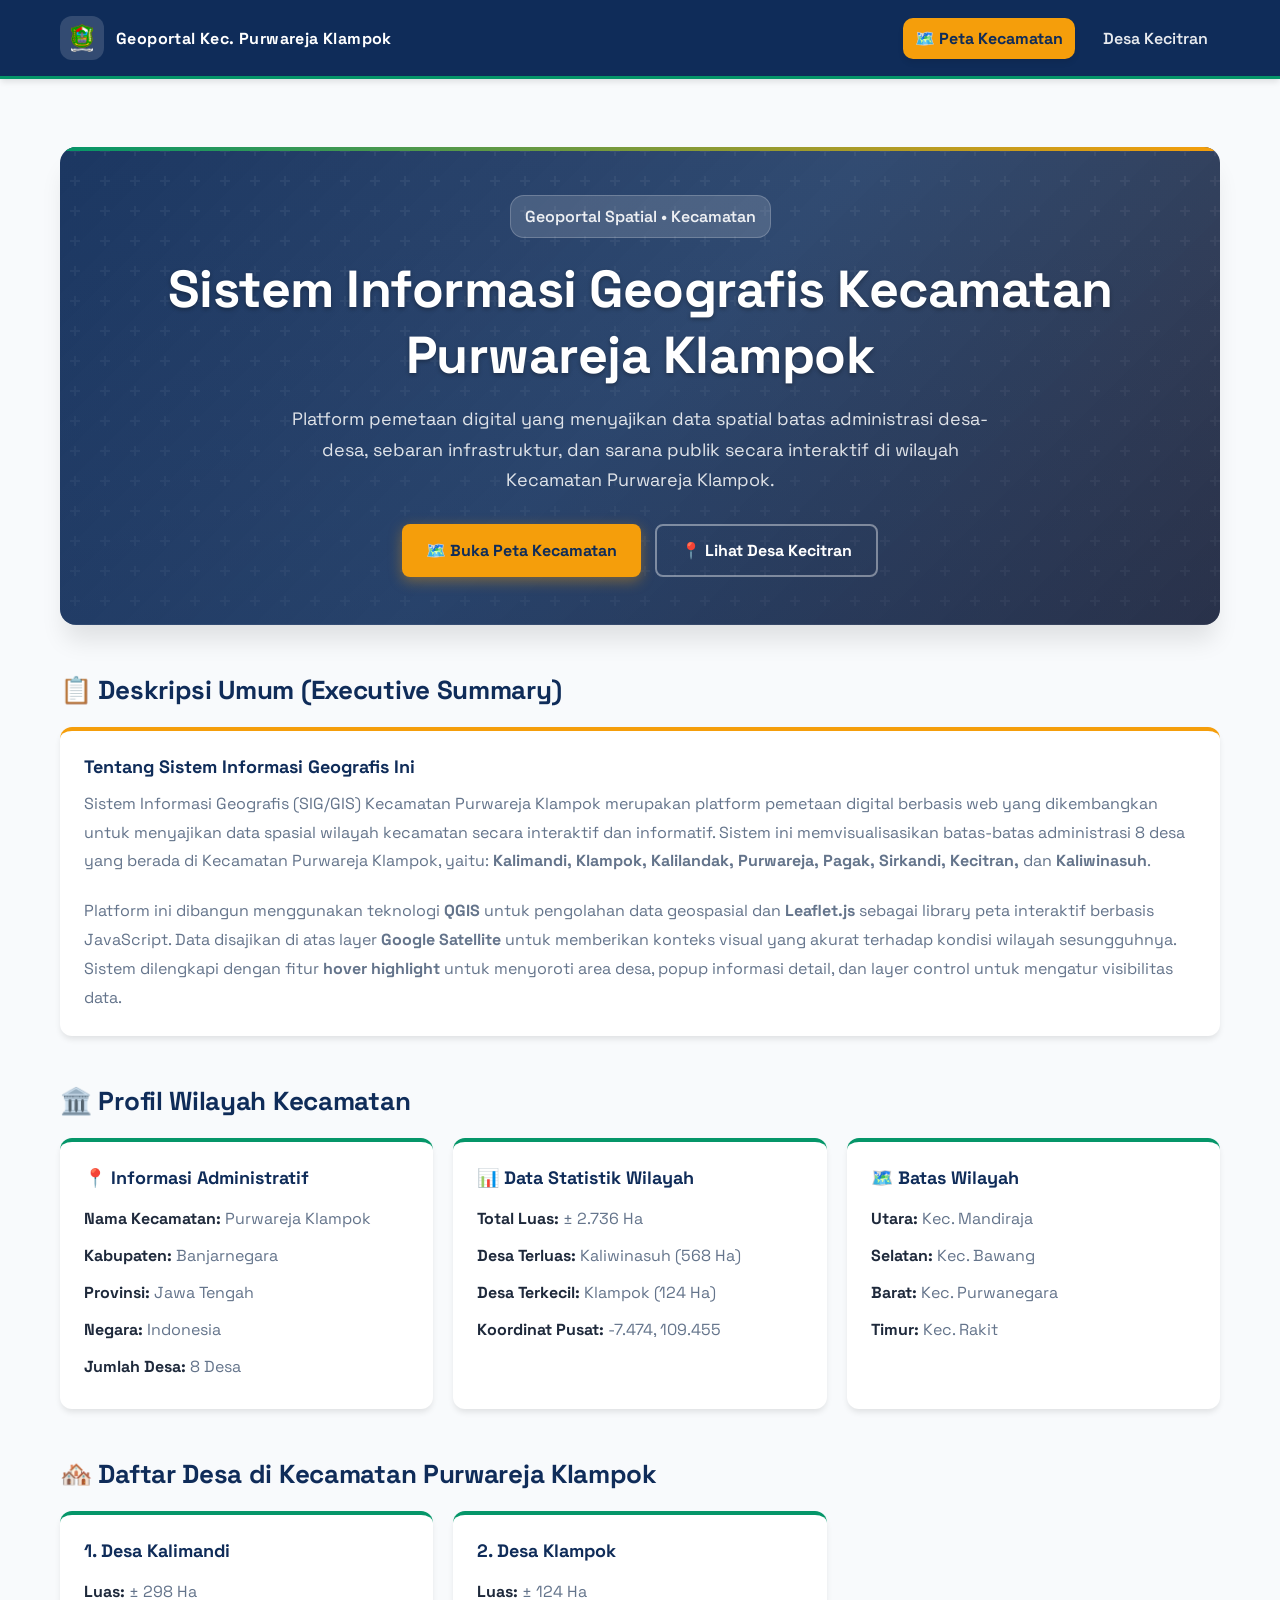
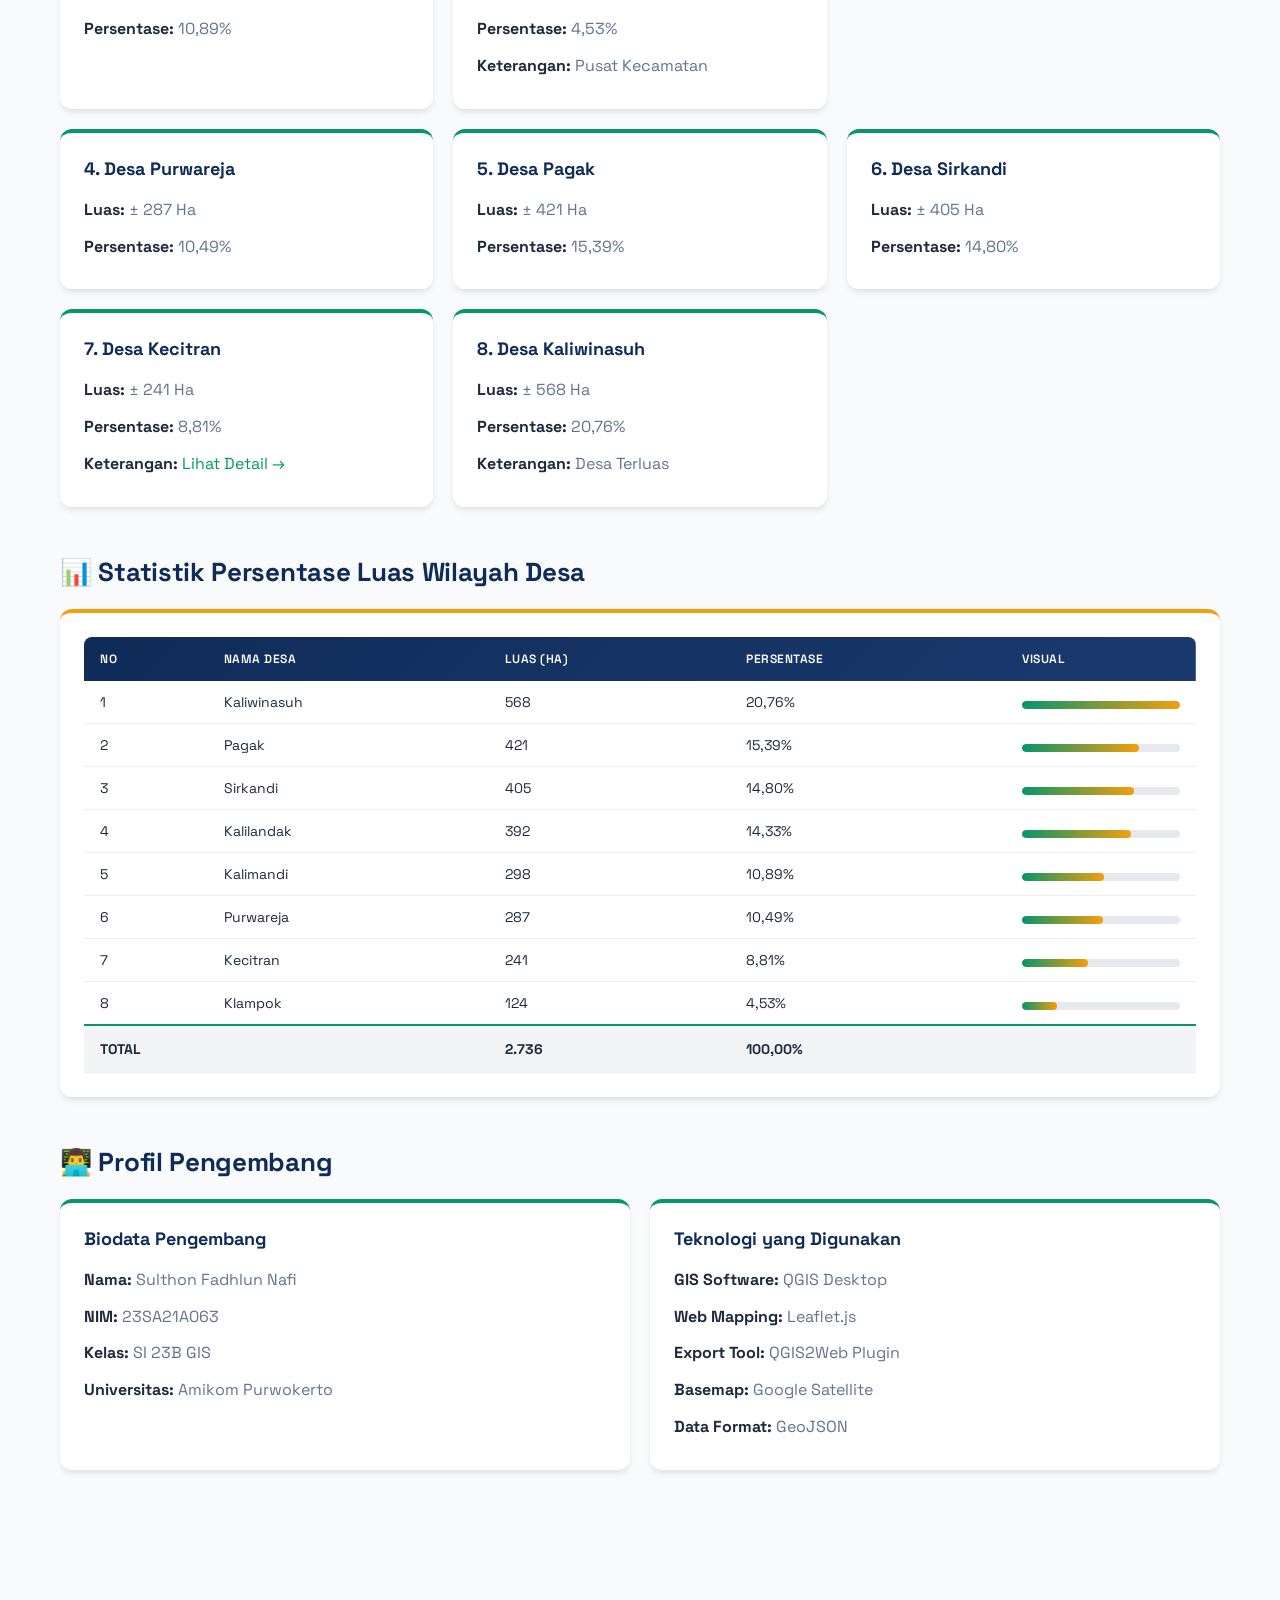
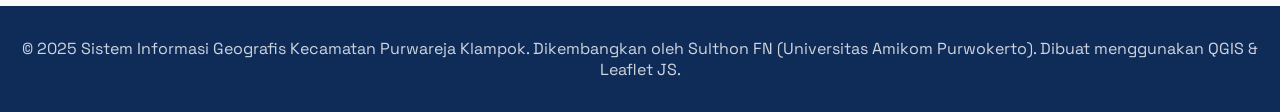
<file: kecamatan/index.html>
<!doctype html>
<html lang="id">
    <head>
        <meta charset="utf-8">
        <meta http-equiv="X-UA-Compatible" content="IE=edge">
        <meta name="viewport" content="width=device-width, initial-scale=1, maximum-scale=1">
        <meta name="mobile-web-app-capable" content="yes">
        <meta name="apple-mobile-web-app-capable" content="yes">
        <title>Geoportal Kecamatan Purwareja Klampok</title>
        <meta name="description" content="Sistem Informasi Geografis Kecamatan Purwareja Klampok, Kabupaten Banjarnegara - Platform pemetaan digital wilayah kecamatan.">
        <link rel="preconnect" href="https://fonts.googleapis.com">
        <link rel="preconnect" href="https://fonts.gstatic.com" crossorigin>
        <link href="https://fonts.googleapis.com/css2?family=Space+Grotesk:wght@400;500;600;700&display=swap" rel="stylesheet">
        <style>
            :root {
                --primary-color: #0F2C59;
                --secondary-color: #059669;
                --accent-color: #F59E0B;
                --bg-color: #F8FAFC;
                --card-bg: #FFFFFF;
                --text-main: #1E293B;
                --text-muted: #64748B;
                --shadow: 0 4px 6px -1px rgba(0, 0, 0, 0.1);
                --shadow-lg: 0 20px 25px -5px rgba(0, 0, 0, 0.1);
                --ease-out-expo: cubic-bezier(0.19, 1, 0.22, 1);
                --ease-out-back: cubic-bezier(0.34, 1.56, 0.64, 1);
            }

            * { box-sizing: border-box; }

            body {
                margin: 0;
                font-family: 'Space Grotesk', 'Segoe UI', sans-serif;
                color: var(--text-main);
                background: var(--bg-color);
                min-height: 100vh;
                scroll-behavior: smooth;
            }

            a { color: inherit; text-decoration: none; }

            header {
                position: sticky;
                top: 0;
                z-index: 1200;
                background: var(--primary-color);
                border-bottom: 3px solid var(--secondary-color);
                box-shadow: var(--shadow);
            }

            .nav-bar {
                max-width: 1200px;
                margin: 0 auto;
                padding: 16px 20px;
                display: flex;
                align-items: center;
                justify-content: space-between;
                gap: 12px;
            }

            .brand {
                display: flex;
                align-items: center;
                gap: 12px;
                font-weight: 700;
                letter-spacing: 0.4px;
                color: #fff;
            }

            .brand img {
                width: 44px;
                height: 44px;
                border-radius: 12px;
                object-fit: contain;
                background: rgba(255,255,255,0.15);
                padding: 8px;
            }

            .menu {
                display: flex;
                align-items: center;
                gap: 16px;
                font-weight: 600;
                color: rgba(255,255,255,0.9);
            }

            .menu a { padding: 10px 12px; border-radius: 10px; transition: all 300ms var(--ease-out-expo); }
            .menu a:hover { background: rgba(255,255,255,0.1); color: #fff; transform: translateY(-2px); }

            .menu .pill {
                background: var(--accent-color);
                color: var(--primary-color);
                font-weight: 700;
                box-shadow: var(--shadow);
            }

            .menu-toggle {
                display: none;
                width: 44px;
                height: 44px;
                border-radius: 12px;
                border: 1px solid rgba(255,255,255,0.3);
                background: rgba(255,255,255,0.1);
                color: #fff;
                font-size: 20px;
                cursor: pointer;
            }

            main { max-width: 1200px; margin: 0 auto; padding: 32px 20px 72px; }

            .hero {
                margin-top: 36px;
                padding: 48px 32px;
                border-radius: 16px;
                background-image: url("data:image/svg+xml,%3Csvg width='60' height='60' viewBox='0 0 60 60' xmlns='http://www.w3.org/2000/svg'%3E%3Cg fill='none' fill-rule='evenodd'%3E%3Cg fill='%23ffffff' fill-opacity='0.05'%3E%3Cpath d='M36 34v-4h-2v4h-4v2h4v4h2v-4h4v-2h-4zm0-30V0h-2v4h-4v2h4v4h2V6h4V4h-4zM6 34v-4H4v4H0v2h4v4h2v-4h4v-2H6zM6 4V0H4v4H0v2h4v4h2V6h4V4H6z'/%3E%3C/g%3E%3C/g%3E%3C/svg%3E"),
                    linear-gradient(135deg, rgba(15, 44, 89, 0.95) 0%, rgba(15, 44, 89, 0.85) 50%, rgba(30, 30, 47, 0.9) 100%);
                background-size: auto, cover;
                background-position: center, center;
                border: none;
                box-shadow: var(--shadow-lg);
                position: relative;
                overflow: hidden;
                text-align: center;
            }

            .hero::before {
                content: "";
                position: absolute;
                inset: 0;
                background: linear-gradient(180deg, transparent 0%, rgba(15, 44, 89, 0.3) 100%);
                pointer-events: none;
            }

            .hero::after {
                content: "";
                position: absolute;
                top: 0;
                left: 0;
                right: 0;
                height: 4px;
                background: linear-gradient(90deg, var(--secondary-color), var(--accent-color));
            }

            .hero > * { position: relative; z-index: 1; }

            .hero h1 { 
                font-size: clamp(32px, 5vw, 52px); 
                margin: 0 0 16px; 
                letter-spacing: -0.5px; 
                color: #fff;
                font-weight: 700;
                text-shadow: 0 2px 4px rgba(0,0,0,0.3);
            }
            .hero p { 
                margin: 0 0 28px; 
                color: rgba(255,255,255,0.85); 
                max-width: 720px; 
                line-height: 1.7;
                margin-left: auto;
                margin-right: auto;
                font-size: 18px;
            }

            .cta-row { display: flex; flex-wrap: wrap; gap: 14px; justify-content: center; }

            .btn {
                display: inline-flex;
                align-items: center;
                gap: 10px;
                padding: 14px 24px;
                border-radius: 8px;
                font-weight: 700;
                border: none;
                transition: transform 400ms var(--ease-out-back), box-shadow 400ms var(--ease-out-expo);
                cursor: pointer;
            }

            .btn-primary {
                background: var(--accent-color);
                color: var(--primary-color);
                box-shadow: 0 4px 14px rgba(245, 158, 11, 0.4);
            }

            .btn-primary:hover {
                transform: translateY(-4px) scale(1.02);
                box-shadow: 0 12px 30px rgba(245, 158, 11, 0.5);
            }

            .btn-ghost { 
                background: transparent; 
                color: #fff; 
                border: 2px solid rgba(255,255,255,0.4); 
            }
            .btn-ghost:hover { 
                background: rgba(255,255,255,0.1); 
                border-color: rgba(255,255,255,0.6);
                transform: translateY(-3px) scale(1.02);
            }

            .section-title {
                font-size: 26px;
                margin: 48px 0 20px;
                letter-spacing: -0.3px;
                color: var(--primary-color);
                font-weight: 700;
                opacity: 0;
                transform: translateY(20px);
                transition: all 600ms var(--ease-out-expo);
            }
            .section-title.visible {
                opacity: 1;
                transform: translateY(0);
            }

            .card-grid { display: grid; gap: 20px; grid-template-columns: repeat(auto-fit, minmax(280px, 1fr)); }

            .card {
                background: var(--card-bg);
                border: none;
                border-radius: 12px;
                border-top: 4px solid var(--secondary-color);
                padding: 24px;
                box-shadow: var(--shadow);
                transition: transform 500ms var(--ease-out-back), box-shadow 400ms var(--ease-out-expo), opacity 600ms var(--ease-out-expo);
                opacity: 0;
                transform: translateY(30px);
            }

            .card.visible {
                opacity: 1;
                transform: translateY(0);
            }

            .card:hover { 
                transform: translateY(-6px) scale(1.01); 
                box-shadow: 0 16px 32px -8px rgba(0, 0, 0, 0.18); 
            }

            .card h3 { 
                color: var(--primary-color); 
                margin: 0 0 12px;
                font-size: 18px;
            }

            .card-accent {
                border-top-color: var(--accent-color);
            }

            .bio-list { list-style: none; padding: 0; margin: 12px 0 0; color: var(--text-muted); line-height: 1.8; }
            .bio-list li { padding: 4px 0; }
            .bio-list strong { color: var(--text-main); }

            .summary-text {
                color: var(--text-muted);
                line-height: 1.8;
                margin: 0;
            }

            /* Data Table Styles */
            .data-table-container {
                background: var(--card-bg);
                border-radius: 12px;
                border-top: 4px solid var(--accent-color);
                padding: 24px;
                box-shadow: var(--shadow);
                margin-top: 20px;
                overflow-x: auto;
            }

            .data-table {
                width: 100%;
                border-collapse: collapse;
                font-size: 14px;
            }

            .data-table thead {
                background: linear-gradient(135deg, var(--primary-color), #1a3a6e);
                color: #fff;
            }

            .data-table th {
                padding: 14px 16px;
                text-align: left;
                font-weight: 600;
                text-transform: uppercase;
                letter-spacing: 0.5px;
                font-size: 12px;
            }

            .data-table th:first-child { border-radius: 8px 0 0 0; }
            .data-table th:last-child { border-radius: 0 8px 0 0; }

            .data-table td {
                padding: 12px 16px;
                border-bottom: 1px solid rgba(15, 44, 89, 0.08);
            }

            .data-table tbody tr {
                transition: all 300ms var(--ease-out-expo);
            }

            .data-table tbody tr:hover {
                background: rgba(5, 150, 105, 0.06);
                transform: scale(1.01);
            }

            .data-table tfoot {
                background: rgba(15, 44, 89, 0.05);
                font-weight: 700;
            }

            .data-table tfoot td {
                padding: 14px 16px;
                border-top: 2px solid var(--secondary-color);
            }

            .percentage-bar {
                height: 8px;
                background: rgba(15, 44, 89, 0.1);
                border-radius: 4px;
                overflow: hidden;
                margin-top: 6px;
            }

            .percentage-fill {
                height: 100%;
                background: linear-gradient(90deg, var(--secondary-color), var(--accent-color));
                border-radius: 4px;
                transition: width 800ms var(--ease-out-expo);
            }

            footer {
                margin-top: 64px;
                padding: 32px 20px;
                text-align: center;
                background: var(--primary-color);
                color: rgba(255, 255, 255, 0.8);
            }

            .ribbon {
                display: inline-flex;
                gap: 10px;
                align-items: center;
                padding: 10px 14px;
                border-radius: 14px;
                background: rgba(255, 255, 255, 0.15);
                border: 1px solid rgba(255, 255, 255, 0.2);
                margin-bottom: 18px;
                color: rgba(255, 255, 255, 0.9);
                font-weight: 600;
            }

            .floating {
                animation: float 7s ease-in-out infinite;
            }

            @keyframes float {
                0%, 100% { transform: translateY(0px) rotate(0deg); }
                25% { transform: translateY(-8px) rotate(0.5deg); }
                50% { transform: translateY(-12px) rotate(0deg); }
                75% { transform: translateY(-6px) rotate(-0.5deg); }
            }

            @keyframes fadeInUp {
                from { opacity: 0; transform: translateY(40px); }
                to { opacity: 1; transform: translateY(0); }
            }

            .hero h1, .hero p, .hero .cta-row, .hero .ribbon {
                animation: fadeInUp 800ms var(--ease-out-expo) backwards;
            }
            .hero .ribbon { animation-delay: 0ms; }
            .hero h1 { animation-delay: 100ms; }
            .hero p { animation-delay: 200ms; }
            .hero .cta-row { animation-delay: 350ms; }

            @media (max-width: 820px) {
                .nav-bar { flex-wrap: wrap; }
                .menu { width: 100%; display: none; flex-direction: column; align-items: flex-start; }
                .menu.show { display: flex; }
                .menu a { width: 100%; padding: 12px; }
                .menu-toggle { display: inline-flex; align-items: center; justify-content: center; }
                main { padding: 24px 18px 56px; }
                .hero { padding: 24px; }
                .data-table { font-size: 12px; }
                .data-table th, .data-table td { padding: 10px 12px; }
            }
        </style>
    </head>
    <body>
        <header>
            <div class="nav-bar">
                <div class="brand">
                    <img src="images/Banjarnegara.png" alt="Logo Kabupaten Banjarnegara">
                    <span>Geoportal Kec. Purwareja Klampok</span>
                </div>
                <button class="menu-toggle" aria-label="Toggle menu">☰</button>
                <nav class="menu" aria-label="Navigasi utama">
                    <a href="peta.html" class="pill">🗺️ Peta Kecamatan</a>
                    <a href="../index.html">Desa Kecitran</a>
                </nav>
            </div>
        </header>

        <main>
            <section class="hero" id="beranda">
                <div class="ribbon floating">Geoportal Spatial • Kecamatan</div>
                <h1>Sistem Informasi Geografis Kecamatan Purwareja Klampok</h1>
                <p>Platform pemetaan digital yang menyajikan data spatial batas administrasi desa-desa, sebaran infrastruktur, dan sarana publik secara interaktif di wilayah Kecamatan Purwareja Klampok.</p>
                <div class="cta-row">
                    <a class="btn btn-primary" href="peta.html">🗺️ Buka Peta Kecamatan</a>
                    <a class="btn btn-ghost" href="../index.html">📍 Lihat Desa Kecitran</a>
                </div>
            </section>

            <!-- Executive Summary Section -->
            <section id="summary">
                <h2 class="section-title">📋 Deskripsi Umum (Executive Summary)</h2>
                <div class="card-grid">
                    <div class="card card-accent" style="grid-column: 1 / -1;">
                        <h3>Tentang Sistem Informasi Geografis Ini</h3>
                        <p class="summary-text">
                            Sistem Informasi Geografis (SIG/GIS) Kecamatan Purwareja Klampok merupakan platform pemetaan digital berbasis web yang dikembangkan untuk menyajikan data spasial wilayah kecamatan secara interaktif dan informatif. Sistem ini memvisualisasikan batas-batas administrasi 8 desa yang berada di Kecamatan Purwareja Klampok, yaitu: <strong>Kalimandi, Klampok, Kalilandak, Purwareja, Pagak, Sirkandi, Kecitran,</strong> dan <strong>Kaliwinasuh</strong>.
                        </p>
                        <br>
                        <p class="summary-text">
                            Platform ini dibangun menggunakan teknologi <strong>QGIS</strong> untuk pengolahan data geospasial dan <strong>Leaflet.js</strong> sebagai library peta interaktif berbasis JavaScript. Data disajikan di atas layer <strong>Google Satellite</strong> untuk memberikan konteks visual yang akurat terhadap kondisi wilayah sesungguhnya. Sistem dilengkapi dengan fitur <strong>hover highlight</strong> untuk menyoroti area desa, popup informasi detail, dan layer control untuk mengatur visibilitas data.
                        </p>
                    </div>
                </div>
            </section>

            <!-- Profil Wilayah Section -->
            <section id="profil">
                <h2 class="section-title">🏛️ Profil Wilayah Kecamatan</h2>
                <div class="card-grid">
                    <div class="card">
                        <h3>📍 Informasi Administratif</h3>
                        <ul class="bio-list">
                            <li><strong>Nama Kecamatan:</strong> Purwareja Klampok</li>
                            <li><strong>Kabupaten:</strong> Banjarnegara</li>
                            <li><strong>Provinsi:</strong> Jawa Tengah</li>
                            <li><strong>Negara:</strong> Indonesia</li>
                            <li><strong>Jumlah Desa:</strong> 8 Desa</li>
                        </ul>
                    </div>
                    <div class="card">
                        <h3>📊 Data Statistik Wilayah</h3>
                        <ul class="bio-list">
                            <li><strong>Total Luas:</strong> ± 2.736 Ha</li>
                            <li><strong>Desa Terluas:</strong> Kaliwinasuh (568 Ha)</li>
                            <li><strong>Desa Terkecil:</strong> Klampok (124 Ha)</li>
                            <li><strong>Koordinat Pusat:</strong> -7.474, 109.455</li>
                        </ul>
                    </div>
                    <div class="card">
                        <h3>🗺️ Batas Wilayah</h3>
                        <ul class="bio-list">
                            <li><strong>Utara:</strong> Kec. Mandiraja</li>
                            <li><strong>Selatan:</strong> Kec. Bawang</li>
                            <li><strong>Barat:</strong> Kec. Purwanegara</li>
                            <li><strong>Timur:</strong> Kec. Rakit</li>
                        </ul>
                    </div>
                </div>
            </section>

            <!-- Daftar Desa Section -->
            <section id="desa-list">
                <h2 class="section-title">🏘️ Daftar Desa di Kecamatan Purwareja Klampok</h2>
                <div class="card-grid">
                    <div class="card">
                        <h3>1. Desa Kalimandi</h3>
                        <ul class="bio-list">
                            <li><strong>Luas:</strong> ± 298 Ha</li>
                            <li><strong>Persentase:</strong> 10,89%</li>
                        </ul>
                    </div>
                    <div class="card">
                        <h3>2. Desa Klampok</h3>
                        <ul class="bio-list">
                            <li><strong>Luas:</strong> ± 124 Ha</li>
                            <li><strong>Persentase:</strong> 4,53%</li>
                            <li><strong>Keterangan:</strong> Pusat Kecamatan</li>
                        </ul>
                    </div>
                    <div class="card">
                        <h3>3. Desa Kalilandak</h3>
                        <ul class="bio-list">
                            <li><strong>Luas:</strong> ± 392 Ha</li>
                            <li><strong>Persentase:</strong> 14,33%</li>
                        </ul>
                    </div>
                    <div class="card">
                        <h3>4. Desa Purwareja</h3>
                        <ul class="bio-list">
                            <li><strong>Luas:</strong> ± 287 Ha</li>
                            <li><strong>Persentase:</strong> 10,49%</li>
                        </ul>
                    </div>
                    <div class="card">
                        <h3>5. Desa Pagak</h3>
                        <ul class="bio-list">
                            <li><strong>Luas:</strong> ± 421 Ha</li>
                            <li><strong>Persentase:</strong> 15,39%</li>
                        </ul>
                    </div>
                    <div class="card">
                        <h3>6. Desa Sirkandi</h3>
                        <ul class="bio-list">
                            <li><strong>Luas:</strong> ± 405 Ha</li>
                            <li><strong>Persentase:</strong> 14,80%</li>
                        </ul>
                    </div>
                    <div class="card">
                        <h3>7. Desa Kecitran</h3>
                        <ul class="bio-list">
                            <li><strong>Luas:</strong> ± 241 Ha</li>
                            <li><strong>Persentase:</strong> 8,81%</li>
                            <li><strong>Keterangan:</strong> <a href="../index.html" style="color: var(--secondary-color);">Lihat Detail →</a></li>
                        </ul>
                    </div>
                    <div class="card">
                        <h3>8. Desa Kaliwinasuh</h3>
                        <ul class="bio-list">
                            <li><strong>Luas:</strong> ± 568 Ha</li>
                            <li><strong>Persentase:</strong> 20,76%</li>
                            <li><strong>Keterangan:</strong> Desa Terluas</li>
                        </ul>
                    </div>
                </div>
            </section>

            <!-- Statistik Luas Desa -->
            <section id="statistik">
                <h2 class="section-title">📊 Statistik Persentase Luas Wilayah Desa</h2>
                <div class="data-table-container">
                    <table class="data-table">
                        <thead>
                            <tr>
                                <th>No</th>
                                <th>Nama Desa</th>
                                <th>Luas (Ha)</th>
                                <th>Persentase</th>
                                <th>Visual</th>
                            </tr>
                        </thead>
                        <tbody>
                            <tr>
                                <td>1</td>
                                <td>Kaliwinasuh</td>
                                <td>568</td>
                                <td>20,76%</td>
                                <td>
                                    <div class="percentage-bar">
                                        <div class="percentage-fill" style="width: 100%;"></div>
                                    </div>
                                </td>
                            </tr>
                            <tr>
                                <td>2</td>
                                <td>Pagak</td>
                                <td>421</td>
                                <td>15,39%</td>
                                <td>
                                    <div class="percentage-bar">
                                        <div class="percentage-fill" style="width: 74%;"></div>
                                    </div>
                                </td>
                            </tr>
                            <tr>
                                <td>3</td>
                                <td>Sirkandi</td>
                                <td>405</td>
                                <td>14,80%</td>
                                <td>
                                    <div class="percentage-bar">
                                        <div class="percentage-fill" style="width: 71%;"></div>
                                    </div>
                                </td>
                            </tr>
                            <tr>
                                <td>4</td>
                                <td>Kalilandak</td>
                                <td>392</td>
                                <td>14,33%</td>
                                <td>
                                    <div class="percentage-bar">
                                        <div class="percentage-fill" style="width: 69%;"></div>
                                    </div>
                                </td>
                            </tr>
                            <tr>
                                <td>5</td>
                                <td>Kalimandi</td>
                                <td>298</td>
                                <td>10,89%</td>
                                <td>
                                    <div class="percentage-bar">
                                        <div class="percentage-fill" style="width: 52%;"></div>
                                    </div>
                                </td>
                            </tr>
                            <tr>
                                <td>6</td>
                                <td>Purwareja</td>
                                <td>287</td>
                                <td>10,49%</td>
                                <td>
                                    <div class="percentage-bar">
                                        <div class="percentage-fill" style="width: 51%;"></div>
                                    </div>
                                </td>
                            </tr>
                            <tr>
                                <td>7</td>
                                <td>Kecitran</td>
                                <td>241</td>
                                <td>8,81%</td>
                                <td>
                                    <div class="percentage-bar">
                                        <div class="percentage-fill" style="width: 42%;"></div>
                                    </div>
                                </td>
                            </tr>
                            <tr>
                                <td>8</td>
                                <td>Klampok</td>
                                <td>124</td>
                                <td>4,53%</td>
                                <td>
                                    <div class="percentage-bar">
                                        <div class="percentage-fill" style="width: 22%;"></div>
                                    </div>
                                </td>
                            </tr>
                        </tbody>
                        <tfoot>
                            <tr>
                                <td colspan="2"><strong>TOTAL</strong></td>
                                <td><strong>2.736</strong></td>
                                <td><strong>100,00%</strong></td>
                                <td></td>
                            </tr>
                        </tfoot>
                    </table>
                </div>
            </section>

            <!-- Profil Pengembang -->
            <section id="pengembang">
                <h2 class="section-title">👨‍💻 Profil Pengembang</h2>
                <div class="card-grid">
                    <div class="card">
                        <h3>Biodata Pengembang</h3>
                        <ul class="bio-list">
                            <li><strong>Nama:</strong> Sulthon Fadhlun Nafi</li>
                            <li><strong>NIM:</strong> 23SA21A063</li>
                            <li><strong>Kelas:</strong> SI 23B GIS</li>
                            <li><strong>Universitas:</strong> Amikom Purwokerto</li>
                        </ul>
                    </div>
                    <div class="card">
                        <h3>Teknologi yang Digunakan</h3>
                        <ul class="bio-list">
                            <li><strong>GIS Software:</strong> QGIS Desktop</li>
                            <li><strong>Web Mapping:</strong> Leaflet.js</li>
                            <li><strong>Export Tool:</strong> QGIS2Web Plugin</li>
                            <li><strong>Basemap:</strong> Google Satellite</li>
                            <li><strong>Data Format:</strong> GeoJSON</li>
                        </ul>
                    </div>
                </div>
            </section>
        </main>

        <footer>
            © 2025 Sistem Informasi Geografis Kecamatan Purwareja Klampok. Dikembangkan oleh Sulthon FN (Universitas Amikom Purwokerto). Dibuat menggunakan QGIS &amp; Leaflet JS.
        </footer>

        <script>
            // Fluid Animation System
            const observerOptions = {
                threshold: 0.1,
                rootMargin: '0px 0px -50px 0px'
            };

            const animationObserver = new IntersectionObserver((entries) => {
                entries.forEach((entry, index) => {
                    if (entry.isIntersecting) {
                        const delay = entry.target.classList.contains('card') 
                            ? index * 100 
                            : 0;
                        
                        setTimeout(() => {
                            entry.target.classList.add('visible');
                        }, delay);
                        
                        animationObserver.unobserve(entry.target);
                    }
                });
            }, observerOptions);

            document.querySelectorAll('.card, .section-title').forEach(el => {
                animationObserver.observe(el);
            });

            // Menu toggle
            const toggle = document.querySelector('.menu-toggle');
            const menu = document.querySelector('.menu');
            if (toggle && menu) {
                toggle.addEventListener('click', () => menu.classList.toggle('show'));
            }

            // Smooth scroll
            document.querySelectorAll('a[href^="#"]').forEach(anchor => {
                anchor.addEventListener('click', function(e) {
                    e.preventDefault();
                    const target = document.querySelector(this.getAttribute('href'));
                    if (target) {
                        target.scrollIntoView({
                            behavior: 'smooth',
                            block: 'start'
                        });
                    }
                });
            });
        </script>
    </body>
</html>
</file>
<file: css/leaflet.css>
/* required styles */

.leaflet-pane,
.leaflet-tile,
.leaflet-marker-icon,
.leaflet-marker-shadow,
.leaflet-tile-container,
.leaflet-pane > svg,
.leaflet-pane > canvas,
.leaflet-zoom-box,
.leaflet-image-layer,
.leaflet-layer {
	position: absolute;
	left: 0;
	top: 0;
	}
.leaflet-container {
	overflow: hidden;
	}
.leaflet-tile,
.leaflet-marker-icon,
.leaflet-marker-shadow {
	-webkit-user-select: none;
	   -moz-user-select: none;
	        user-select: none;
	  -webkit-user-drag: none;
	}
/* Prevents IE11 from highlighting tiles in blue */
.leaflet-tile::selection {
	background: transparent;
}
/* Safari renders non-retina tile on retina better with this, but Chrome is worse */
.leaflet-safari .leaflet-tile {
	image-rendering: -webkit-optimize-contrast;
	}
/* hack that prevents hw layers "stretching" when loading new tiles */
.leaflet-safari .leaflet-tile-container {
	width: 1600px;
	height: 1600px;
	-webkit-transform-origin: 0 0;
	}
.leaflet-marker-icon,
.leaflet-marker-shadow {
	display: block;
	}
/* .leaflet-container svg: reset svg max-width decleration shipped in Joomla! (joomla.org) 3.x */
/* .leaflet-container img: map is broken in FF if you have max-width: 100% on tiles */
.leaflet-container .leaflet-overlay-pane svg {
	max-width: none !important;
	max-height: none !important;
	}
.leaflet-container .leaflet-marker-pane img,
.leaflet-container .leaflet-shadow-pane img,
.leaflet-container .leaflet-tile-pane img,
.leaflet-container img.leaflet-image-layer,
.leaflet-container .leaflet-tile {
	max-width: none !important;
	max-height: none !important;
	width: auto;
	padding: 0;
	}

.leaflet-container img.leaflet-tile {
	/* See: https://bugs.chromium.org/p/chromium/issues/detail?id=600120 */
	mix-blend-mode: plus-lighter;
}

.leaflet-container.leaflet-touch-zoom {
	-ms-touch-action: pan-x pan-y;
	touch-action: pan-x pan-y;
	}
.leaflet-container.leaflet-touch-drag {
	-ms-touch-action: pinch-zoom;
	/* Fallback for FF which doesn't support pinch-zoom */
	touch-action: none;
	touch-action: pinch-zoom;
}
.leaflet-container.leaflet-touch-drag.leaflet-touch-zoom {
	-ms-touch-action: none;
	touch-action: none;
}
.leaflet-container {
	-webkit-tap-highlight-color: transparent;
}
.leaflet-container a {
	-webkit-tap-highlight-color: rgba(51, 181, 229, 0.4);
}
.leaflet-tile {
	filter: inherit;
	visibility: hidden;
	}
.leaflet-tile-loaded {
	visibility: inherit;
	}
.leaflet-zoom-box {
	width: 0;
	height: 0;
	-moz-box-sizing: border-box;
	     box-sizing: border-box;
	z-index: 800;
	}
/* workaround for https://bugzilla.mozilla.org/show_bug.cgi?id=888319 */
.leaflet-overlay-pane svg {
	-moz-user-select: none;
	}

.leaflet-pane         { z-index: 400; }

.leaflet-tile-pane    { z-index: 200; }
.leaflet-overlay-pane { z-index: 400; }
.leaflet-shadow-pane  { z-index: 500; }
.leaflet-marker-pane  { z-index: 600; }
.leaflet-tooltip-pane   { z-index: 650; }
.leaflet-popup-pane   { z-index: 700; }

.leaflet-map-pane canvas { z-index: 100; }
.leaflet-map-pane svg    { z-index: 200; }

.leaflet-vml-shape {
	width: 1px;
	height: 1px;
	}
.lvml {
	behavior: url(#default#VML);
	display: inline-block;
	position: absolute;
	}


/* control positioning */

.leaflet-control {
	position: relative;
	z-index: 800;
	pointer-events: visiblePainted; /* IE 9-10 doesn't have auto */
	pointer-events: auto;
	}
.leaflet-top,
.leaflet-bottom {
	position: absolute;
	z-index: 1000;
	pointer-events: none;
	}
.leaflet-top {
	top: 0;
	}
.leaflet-right {
	right: 0;
	}
.leaflet-bottom {
	bottom: 0;
	}
.leaflet-left {
	left: 0;
	}
.leaflet-control {
	float: left;
	clear: both;
	}
.leaflet-right .leaflet-control {
	float: right;
	}
.leaflet-top .leaflet-control {
	margin-top: 10px;
	}
.leaflet-bottom .leaflet-control {
	margin-bottom: 10px;
	}
.leaflet-left .leaflet-control {
	margin-left: 10px;
	}
.leaflet-right .leaflet-control {
	margin-right: 10px;
	}


/* zoom and fade animations */

.leaflet-fade-anim .leaflet-popup {
	opacity: 0;
	-webkit-transition: opacity 0.2s linear;
	   -moz-transition: opacity 0.2s linear;
	        transition: opacity 0.2s linear;
	}
.leaflet-fade-anim .leaflet-map-pane .leaflet-popup {
	opacity: 1;
	}
.leaflet-zoom-animated {
	-webkit-transform-origin: 0 0;
	    -ms-transform-origin: 0 0;
	        transform-origin: 0 0;
	}
svg.leaflet-zoom-animated {
	will-change: transform;
}

.leaflet-zoom-anim .leaflet-zoom-animated {
	-webkit-transition: -webkit-transform 0.25s cubic-bezier(0,0,0.25,1);
	   -moz-transition:    -moz-transform 0.25s cubic-bezier(0,0,0.25,1);
	        transition:         transform 0.25s cubic-bezier(0,0,0.25,1);
	}
.leaflet-zoom-anim .leaflet-tile,
.leaflet-pan-anim .leaflet-tile {
	-webkit-transition: none;
	   -moz-transition: none;
	        transition: none;
	}

.leaflet-zoom-anim .leaflet-zoom-hide {
	visibility: hidden;
	}


/* cursors */

.leaflet-interactive {
	cursor: pointer;
	}
.leaflet-grab {
	cursor: -webkit-grab;
	cursor:    -moz-grab;
	cursor:         grab;
	}
.leaflet-crosshair,
.leaflet-crosshair .leaflet-interactive {
	cursor: crosshair;
	}
.leaflet-popup-pane,
.leaflet-control {
	cursor: auto;
	}
.leaflet-dragging .leaflet-grab,
.leaflet-dragging .leaflet-grab .leaflet-interactive,
.leaflet-dragging .leaflet-marker-draggable {
	cursor: move;
	cursor: -webkit-grabbing;
	cursor:    -moz-grabbing;
	cursor:         grabbing;
	}

/* marker & overlays interactivity */
.leaflet-marker-icon,
.leaflet-marker-shadow,
.leaflet-image-layer,
.leaflet-pane > svg path,
.leaflet-tile-container {
	pointer-events: none;
	}

.leaflet-marker-icon.leaflet-interactive,
.leaflet-image-layer.leaflet-interactive,
.leaflet-pane > svg path.leaflet-interactive,
svg.leaflet-image-layer.leaflet-interactive path {
	pointer-events: visiblePainted; /* IE 9-10 doesn't have auto */
	pointer-events: auto;
	}

/* visual tweaks */

.leaflet-container {
	background: #ddd;
	outline-offset: 1px;
	}
.leaflet-container a {
	color: #0078A8;
	}
.leaflet-zoom-box {
	border: 2px dotted #38f;
	background: rgba(255,255,255,0.5);
	}


/* general typography */
.leaflet-container {
	font-family: "Helvetica Neue", Arial, Helvetica, sans-serif;
	font-size: 12px;
	font-size: 0.75rem;
	line-height: 1.5;
	}


/* general toolbar styles */

.leaflet-bar {
	box-shadow: 0 1px 5px rgba(0,0,0,0.65);
	border-radius: 4px;
	}
.leaflet-bar a {
	background-color: #fff;
	border-bottom: 1px solid #ccc;
	width: 26px;
	height: 26px;
	line-height: 26px;
	display: block;
	text-align: center;
	text-decoration: none;
	color: black;
	}
.leaflet-bar a,
.leaflet-control-layers-toggle {
	background-position: 50% 50%;
	background-repeat: no-repeat;
	display: block;
	}
.leaflet-bar a:hover,
.leaflet-bar a:focus {
	background-color: #f4f4f4;
	}
.leaflet-bar a:first-child {
	border-top-left-radius: 4px;
	border-top-right-radius: 4px;
	}
.leaflet-bar a:last-child {
	border-bottom-left-radius: 4px;
	border-bottom-right-radius: 4px;
	border-bottom: none;
	}
.leaflet-bar a.leaflet-disabled {
	cursor: default;
	background-color: #f4f4f4;
	color: #bbb;
	}

.leaflet-touch .leaflet-bar a {
	width: 30px;
	height: 30px;
	line-height: 30px;
	}
.leaflet-touch .leaflet-bar a:first-child {
	border-top-left-radius: 2px;
	border-top-right-radius: 2px;
	}
.leaflet-touch .leaflet-bar a:last-child {
	border-bottom-left-radius: 2px;
	border-bottom-right-radius: 2px;
	}

/* zoom control */

.leaflet-control-zoom-in,
.leaflet-control-zoom-out {
	font: bold 18px 'Lucida Console', Monaco, monospace;
	text-indent: 1px;
	}

.leaflet-touch .leaflet-control-zoom-in, .leaflet-touch .leaflet-control-zoom-out  {
	font-size: 22px;
	}


/* layers control */

.leaflet-control-layers {
	box-shadow: 0 1px 5px rgba(0,0,0,0.4);
	background: #fff;
	border-radius: 5px;
	}
.leaflet-control-layers-toggle {
	background-image: url(images/layers.png);
	width: 36px;
	height: 36px;
	}
.leaflet-retina .leaflet-control-layers-toggle {
	background-image: url(images/layers-2x.png);
	background-size: 26px 26px;
	}
.leaflet-touch .leaflet-control-layers-toggle {
	width: 44px;
	height: 44px;
	}
.leaflet-control-layers .leaflet-control-layers-list,
.leaflet-control-layers-expanded .leaflet-control-layers-toggle {
	display: none;
	}
.leaflet-control-layers-expanded .leaflet-control-layers-list {
	display: block;
	position: relative;
	}
.leaflet-control-layers-expanded {
	padding: 6px 10px 6px 6px;
	color: #333;
	background: #fff;
	}
.leaflet-control-layers-scrollbar {
	overflow-y: scroll;
	overflow-x: hidden;
	padding-right: 5px;
	}
.leaflet-control-layers-selector {
	margin-top: 2px;
	position: relative;
	top: 1px;
	}
.leaflet-control-layers label {
	display: block;
	font-size: 13px;
	font-size: 1.08333em;
	}
.leaflet-control-layers-separator {
	height: 0;
	border-top: 1px solid #ddd;
	margin: 5px -10px 5px -6px;
	}

/* Default icon URLs */
.leaflet-default-icon-path { /* used only in path-guessing heuristic, see L.Icon.Default */
	background-image: url(images/marker-icon.png);
	}


/* attribution and scale controls */

.leaflet-container .leaflet-control-attribution {
	background: #fff;
	background: rgba(255, 255, 255, 0.8);
	margin: 0;
	}
.leaflet-control-attribution,
.leaflet-control-scale-line {
	padding: 0 5px;
	color: #333;
	line-height: 1.4;
	}
.leaflet-control-attribution a {
	text-decoration: none;
	}
.leaflet-control-attribution a:hover,
.leaflet-control-attribution a:focus {
	text-decoration: underline;
	}
.leaflet-attribution-flag {
	display: inline !important;
	vertical-align: baseline !important;
	width: 1em;
	height: 0.6669em;
	}
.leaflet-left .leaflet-control-scale {
	margin-left: 5px;
	}
.leaflet-bottom .leaflet-control-scale {
	margin-bottom: 5px;
	}
.leaflet-control-scale-line {
	border: 2px solid #777;
	border-top: none;
	line-height: 1.1;
	padding: 2px 5px 1px;
	white-space: nowrap;
	-moz-box-sizing: border-box;
	     box-sizing: border-box;
	background: rgba(255, 255, 255, 0.8);
	text-shadow: 1px 1px #fff;
	}
.leaflet-control-scale-line:not(:first-child) {
	border-top: 2px solid #777;
	border-bottom: none;
	margin-top: -2px;
	}
.leaflet-control-scale-line:not(:first-child):not(:last-child) {
	border-bottom: 2px solid #777;
	}

.leaflet-touch .leaflet-control-attribution,
.leaflet-touch .leaflet-control-layers,
.leaflet-touch .leaflet-bar {
	box-shadow: none;
	}
.leaflet-touch .leaflet-control-layers,
.leaflet-touch .leaflet-bar {
	border: 2px solid rgba(0,0,0,0.2);
	background-clip: padding-box;
	}


/* popup */

.leaflet-popup {
	position: absolute;
	text-align: center;
	margin-bottom: 20px;
	}
.leaflet-popup-content-wrapper {
	padding: 1px;
	text-align: left;
	border-radius: 12px;
	}
.leaflet-popup-content {
	margin: 13px 24px 13px 20px;
	line-height: 1.3;
	font-size: 13px;
	font-size: 1.08333em;
	min-height: 1px;
	}
.leaflet-popup-content p {
	margin: 17px 0;
	margin: 1.3em 0;
	}
.leaflet-popup-tip-container {
	width: 40px;
	height: 20px;
	position: absolute;
	left: 50%;
	margin-top: -1px;
	margin-left: -20px;
	overflow: hidden;
	pointer-events: none;
	}
.leaflet-popup-tip {
	width: 17px;
	height: 17px;
	padding: 1px;

	margin: -10px auto 0;
	pointer-events: auto;

	-webkit-transform: rotate(45deg);
	   -moz-transform: rotate(45deg);
	    -ms-transform: rotate(45deg);
	        transform: rotate(45deg);
	}
.leaflet-popup-content-wrapper,
.leaflet-popup-tip {
	background: white;
	color: #333;
	box-shadow: 0 3px 14px rgba(0,0,0,0.4);
	}
.leaflet-container a.leaflet-popup-close-button {
	position: absolute;
	top: 0;
	right: 0;
	border: none;
	text-align: center;
	width: 24px;
	height: 24px;
	font: 16px/24px Tahoma, Verdana, sans-serif;
	color: #757575;
	text-decoration: none;
	background: transparent;
	}
.leaflet-container a.leaflet-popup-close-button:hover,
.leaflet-container a.leaflet-popup-close-button:focus {
	color: #585858;
	}
.leaflet-popup-scrolled {
	overflow: auto;
	}

.leaflet-oldie .leaflet-popup-content-wrapper {
	-ms-zoom: 1;
	}
.leaflet-oldie .leaflet-popup-tip {
	width: 24px;
	margin: 0 auto;

	-ms-filter: "progid:DXImageTransform.Microsoft.Matrix(M11=0.70710678, M12=0.70710678, M21=-0.70710678, M22=0.70710678)";
	filter: progid:DXImageTransform.Microsoft.Matrix(M11=0.70710678, M12=0.70710678, M21=-0.70710678, M22=0.70710678);
	}

.leaflet-oldie .leaflet-control-zoom,
.leaflet-oldie .leaflet-control-layers,
.leaflet-oldie .leaflet-popup-content-wrapper,
.leaflet-oldie .leaflet-popup-tip {
	border: 1px solid #999;
	}


/* div icon */

.leaflet-div-icon {
	background: #fff;
	border: 1px solid #666;
	}


/* Tooltip */
/* Base styles for the element that has a tooltip */
.leaflet-tooltip {
	position: absolute;
	padding: 6px;
	background-color: #fff;
	border: 1px solid #fff;
	border-radius: 3px;
	color: #222;
	white-space: nowrap;
	-webkit-user-select: none;
	-moz-user-select: none;
	-ms-user-select: none;
	user-select: none;
	pointer-events: none;
	box-shadow: 0 1px 3px rgba(0,0,0,0.4);
	}
.leaflet-tooltip.leaflet-interactive {
	cursor: pointer;
	pointer-events: auto;
	}
.leaflet-tooltip-top:before,
.leaflet-tooltip-bottom:before,
.leaflet-tooltip-left:before,
.leaflet-tooltip-right:before {
	position: absolute;
	pointer-events: none;
	border: 6px solid transparent;
	background: transparent;
	content: "";
	}

/* Directions */

.leaflet-tooltip-bottom {
	margin-top: 6px;
}
.leaflet-tooltip-top {
	margin-top: -6px;
}
.leaflet-tooltip-bottom:before,
.leaflet-tooltip-top:before {
	left: 50%;
	margin-left: -6px;
	}
.leaflet-tooltip-top:before {
	bottom: 0;
	margin-bottom: -12px;
	border-top-color: #fff;
	}
.leaflet-tooltip-bottom:before {
	top: 0;
	margin-top: -12px;
	margin-left: -6px;
	border-bottom-color: #fff;
	}
.leaflet-tooltip-left {
	margin-left: -6px;
}
.leaflet-tooltip-right {
	margin-left: 6px;
}
.leaflet-tooltip-left:before,
.leaflet-tooltip-right:before {
	top: 50%;
	margin-top: -6px;
	}
.leaflet-tooltip-left:before {
	right: 0;
	margin-right: -12px;
	border-left-color: #fff;
	}
.leaflet-tooltip-right:before {
	left: 0;
	margin-left: -12px;
	border-right-color: #fff;
	}

/* Printing */

@media print {
	/* Prevent printers from removing background-images of controls. */
	.leaflet-control {
		-webkit-print-color-adjust: exact;
		print-color-adjust: exact;
		}
	}
</file>
<file: css/L.Control.Layers.Tree.css>
.leaflet-control-layers-toggle.leaflet-layerstree-named-toggle {
    margin: 2px 5px;
    width: auto;
    height: auto;
    background-image: none;
}

.leaflet-control-layers-list{
	font: 13px / 1.7 "Helvetica Neue", Arial, Helvetica, sans-serif;
}

.leaflet-layerstree-node {
}

.leaflet-layerstree-header input{
    margin-left: 0px;
}


.leaflet-layerstree-header {
}

.leaflet-layerstree-header-pointer {
    cursor: pointer;
}

.leaflet-layerstree-header label {
    display: inline-block;
    cursor: pointer;
}

.leaflet-layerstree-header-label {
}

.leaflet-layerstree-header-name {
	padding-left: 2px;
}

.leaflet-layerstree-header-space {
}

.leaflet-layerstree-children {
    padding-left: 20px;
}

.leaflet-layerstree-children-nopad {
    padding-left: 0px;
}

.leaflet-layerstree-closed {
}

.leaflet-layerstree-opened {
}

.leaflet-layerstree-hide {
    display: none;
}

.leaflet-layerstree-nevershow {
    display: none;
}

.leaflet-layerstree-expand-collapse {
    cursor: pointer;
}
</file>
<file: css/qgis2web.css>
#map {
            background-color: #ffffff
        }
        html, body, #map {
			overflow: hidden;
        }
        .col9{
			height: 100%!important;
		}
		.col3{
			height: 100%;
			overflow: auto;
		}
        .info {
            padding: 6px 8px;
            font: 14px/16px Arial, Helvetica, sans-serif;
            background-color:#f8f8f8 !important;
            color: #444444 !important;
            box-shadow: 0 0 15px rgba(0,0,0,0.2);
            border-radius: 5px;
        }
        .info h2 {
            margin: 0 0 5px;
        }
        .leaflet-container {
            background: #fff;
            padding-right: 10px;
        }
        .leaflet-popup-scrolled {
            border-bottom: unset!important;
            border-top: unset!important;
        }
        .leaflet-popup-content{
            max-height: 70vh;
            max-width: 70vw;
        }
        .leaflet-popup-content.media{
            width: auto!important;
            height: auto!important;
        }
        .leaflet-popup-content th {
            text-align: left;
            vertical-align: top;
            min-width: 75px;
        }
        .leaflet-popup-content td {
            min-width: 75px;
        }
        .leaflet-popup-content td img {
            max-height: 60vh;
            max-width: 60vw;
        }

        .leaflet-tooltip {
            background: none;
            box-shadow: none;
            border: none;
        }
        .leaflet-tooltip-left:before, .leaflet-tooltip-right:before {
            border: 0px;
        }
        }
        .fa, .leaflet-container, a {
            color: #444444 !important;
        }
        .leaflet-control-zoom-in, .leaflet-control-zoom-out,
        .leaflet-control-locate a,
        .leaflet-touch .leaflet-control-geocoder-icon,
        .leaflet-control-search .search-button,
         .leaflet-control-measure {
            background-color: #f8f8f8 !important;
            border-radius: 0px !important;
            color: #444444 !important;
        }
        .abstract {
            font: bold 18px 'Lucida Console', Monaco, monospace;
            text-indent: 1px;
            background-color: #f8f8f8 !important;
            width: 30px !important;
            color: #444444 !important;
            height: 30px !important;
            text-align: center !important;
            line-height: 30px !important;
        }
        .abstractUncollapsed {
            padding: 6px 8px;
            font: 12px/1.5 "Helvetica Neue", Arial, Helvetica, sans-serif;
            background-color:#f8f8f8 !important;
            color: #444444 !important;
            box-shadow: 0 0 15px rgba(0,0,0,0.2);
            border-radius: 5px;
            max-width: 40%;
        }
        .leaflet-control {
            box-shadow: 0 3px 14px rgba(0, 0, 0, 0.4)!important;
            border-radius: 4px;
        }
        .leaflet-touch .leaflet-control-layers,
        .leaflet-touch .leaflet-bar,
        .leaflet-control-search,
        .leaflet-control-measure {
            border: 3px solid rgba(255,255,255,.4) !important;
        }
        .leaflet-control-attribution a {
            color: #0078A8 !important;
        }
        .leaflet-control-scale-line {
            border: 2px solid #f8f8f8 !important;
            border-top: none !important;
            color: black !important;
        }
        .leaflet-control-search .search-button {
            width: 30px !important;
            height: 30px !important;
            font-size: 13px !important;
            text-align: center !important;
            cursor: pointer;
        }
        .search-button.fa.fa-binoculars{
            display: flex;
            justify-content: center;
            align-items: center;
        }
        .leaflet-control-measure .leaflet-control {
            width: 30px !important;
            height: 30px !important;
        }
        .leaflet-container .leaflet-control-search{
            background: none !important;
        }
        .leaflet-control-search .search-input {
            margin: 0px 0px 0px 0px !important;
            height: 30px !important;
        }
        .leaflet-control-measure {
            background: none!important;
            border-radius: 4px !important;
        }
        .leaflet-control-measure .leaflet-control-measure-interaction {
            background-color: #f8f8f8 !important;
        }
        .leaflet-touch .leaflet-control-measure
        .leaflet-control-measure-toggle,
        .leaflet-touch .leaflet-control-measure
        .leaflet-control-measure-toggle:hover {
            width: 30px !important;
            height: 30px !important;
            border-radius: 0px !important;
            background-color: #f8f8f8 !important;
            color: #444444 !important;
            font-size: 13px;
            line-height: 30px;
            text-align: center;
            text-indent: 0%;
        }
        .leaflet-control-layers {
			padding: 2px;
			display: flex;
			flex-direction: column;
			align-items: flex-end;
            background-color: #f8f8f8 !important;
            color: #444444 !important;

		}
        .leaflet-control-layers-expanded {
			padding-left: 6px;
		}	
        .leaflet-control-layers-expanded .leaflet-control-layers-toggle {
            display: block;
            background-image: none;
			text-decoration: none;
            margin-bottom: 3px;
        }
        .leaflet-control-layers-expanded .leaflet-control-layers-toggle::after {
            content: '»';
            font-size: x-large;
            color: #444444 !important;
            display: flex;
            align-items: center;
            justify-content: center;
            width: 100%;
            height: 100%;
            text-align: center;
        }
        .leaflet-overlay-pane {
            z-index: 550;
        }
        .leaflet-popup-pane {
            z-index: 700;
        }
        #gcd-button-control {
            display: flex;
            justify-content: center;
            align-items: center;
        }
        .leaflet-control-layers-expanded .leaflet-control-layers-toggle {
            display: none;
        }
        .css_batasdesakecitran_1 {
            text-shadow: -2px -2px 0 #fafafa,
                -2px -1px 0 #fafafa,
                -2px 0px 0 #fafafa,
                -2px 1px 0 #fafafa,
                -2px 2px 0 #fafafa,
                -1px -2px 0 #fafafa,
                -1px -1px 0 #fafafa,
                -1px 0px 0 #fafafa,
                -1px 1px 0 #fafafa,
                -1px 2px 0 #fafafa,
                0px -2px 0 #fafafa,
                0px -1px 0 #fafafa,
                0px 1px 0 #fafafa,
                0px 2px 0 #fafafa,
                1px -2px 0 #fafafa,
                1px -1px 0 #fafafa,
                1px 0px 0 #fafafa,
                1px 1px 0 #fafafa,
                1px 2px 0 #fafafa,
                2px -2px 0 #fafafa,
                2px -1px 0 #fafafa,
                2px 0px 0 #fafafa,
                2px 1px 0 #fafafa,
                2px 2px 0 #fafafa;
        }
        .css_rt_rw_3 {
            text-shadow: -2px -2px 0 #ffffff,
                -2px -1px 0 #ffffff,
                -2px 0px 0 #ffffff,
                -2px 1px 0 #ffffff,
                -2px 2px 0 #ffffff,
                -1px -2px 0 #ffffff,
                -1px -1px 0 #ffffff,
                -1px 0px 0 #ffffff,
                -1px 1px 0 #ffffff,
                -1px 2px 0 #ffffff,
                0px -2px 0 #ffffff,
                0px -1px 0 #ffffff,
                0px 1px 0 #ffffff,
                0px 2px 0 #ffffff,
                1px -2px 0 #ffffff,
                1px -1px 0 #ffffff,
                1px 0px 0 #ffffff,
                1px 1px 0 #ffffff,
                1px 2px 0 #ffffff,
                2px -2px 0 #ffffff,
                2px -1px 0 #ffffff,
                2px 0px 0 #ffffff,
                2px 1px 0 #ffffff,
                2px 2px 0 #ffffff;
        }
        .css_LandmarkadminitratifsekolahfaskesTPU_6 {
            text-shadow: -2px -2px 0 #fffdd0,
                -2px -1px 0 #fffdd0,
                -2px 0px 0 #fffdd0,
                -2px 1px 0 #fffdd0,
                -2px 2px 0 #fffdd0,
                -1px -2px 0 #fffdd0,
                -1px -1px 0 #fffdd0,
                -1px 0px 0 #fffdd0,
                -1px 1px 0 #fffdd0,
                -1px 2px 0 #fffdd0,
                0px -2px 0 #fffdd0,
                0px -1px 0 #fffdd0,
                0px 1px 0 #fffdd0,
                0px 2px 0 #fffdd0,
                1px -2px 0 #fffdd0,
                1px -1px 0 #fffdd0,
                1px 0px 0 #fffdd0,
                1px 1px 0 #fffdd0,
                1px 2px 0 #fffdd0,
                2px -2px 0 #fffdd0,
                2px -1px 0 #fffdd0,
                2px 0px 0 #fffdd0,
                2px 1px 0 #fffdd0,
                2px 2px 0 #fffdd0;
        }
        .css_PosisiRumahSaya_7 {
            text-shadow: -2px -2px 0 #f0e68c,
                -2px -1px 0 #f0e68c,
                -2px 0px 0 #f0e68c,
                -2px 1px 0 #f0e68c,
                -2px 2px 0 #f0e68c,
                -1px -2px 0 #f0e68c,
                -1px -1px 0 #f0e68c,
                -1px 0px 0 #f0e68c,
                -1px 1px 0 #f0e68c,
                -1px 2px 0 #f0e68c,
                0px -2px 0 #f0e68c,
                0px -1px 0 #f0e68c,
                0px 1px 0 #f0e68c,
                0px 2px 0 #f0e68c,
                1px -2px 0 #f0e68c,
                1px -1px 0 #f0e68c,
                1px 0px 0 #f0e68c,
                1px 1px 0 #f0e68c,
                1px 2px 0 #f0e68c,
                2px -2px 0 #f0e68c,
                2px -1px 0 #f0e68c,
                2px 0px 0 #f0e68c,
                2px 1px 0 #f0e68c,
                2px 2px 0 #f0e68c;
        }
</file>
<file: css/leaflet-search.css>
/* 
 * Leaflet Control Search v2.7.0 - 2016-09-13 
 * 
 * Copyright 2016 Stefano Cudini 
 * stefano.cudini@gmail.com 
 * http://labs.easyblog.it/ 
 * 
 * Licensed under the MIT license. 
 * 
 * Demo: 
 * http://labs.easyblog.it/maps/leaflet-search/ 
 * 
 * Source: 
 * git@github.com:stefanocudini/leaflet-search.git 
 * 
 */

.leaflet-container .leaflet-control-search{position:relative;float:left;background:#fff;color:#1978cf;-moz-border-radius:4px;-webkit-border-radius:4px;border-radius:4px;background-color:rgba(255,255,255,.8);z-index:1000;box-shadow:0 1px 7px rgba(0,0,0,.65);margin-left:10px;margin-top:10px}.leaflet-control-search.search-exp{box-shadow:0 1px 7px #999;background:#fff}.leaflet-control-search .search-input{display:block;float:left;background:#fff;border:1px solid #666;border-radius:2px;height:18px;padding:0 18px 0 2px;margin:3px 0 3px 3px}.leaflet-control-search.search-load .search-input{background:url(../images/loader.gif) no-repeat center right #fff}.leaflet-control-search.search-load .search-cancel{visibility:hidden}.leaflet-control-search .search-cancel{display:block;width:22px;height:18px;position:absolute;right:22px;margin:3px 0;//background:url(../images/search-icon.png) no-repeat 0 -46px;text-decoration:none;filter:alpha(opacity=80);opacity:.8}.leaflet-control-search .search-cancel:hover{filter:alpha(opacity=100);opacity:1}.leaflet-control-search .search-cancel span{display:none;font-size:18px;line-height:20px;color:#ccc;font-weight:700}.leaflet-control-search .search-cancel:hover span{color:#aaa}.leaflet-control-search .search-button{display:block;float:left;width:26px;height:26px;//background:url(../images/search-icon.png) no-repeat 2px 2px #fff;border-radius:4px}.leaflet-control-search .search-button:hover{//background:url(../images/search-icon.png) no-repeat 2px -22px #fafafa}.leaflet-control-search .search-tooltip{position:absolute;top:100%;left:0;float:left;list-style:none;padding-left:0;min-width:120px;max-height:122px;box-shadow:1px 1px 6px rgba(0,0,0,.4);background-color:rgba(0,0,0,.25);z-index:1010;overflow-y:auto;overflow-x:hidden;cursor:pointer}.leaflet-control-search .search-tip{margin:2px;padding:2px 4px;display:block;color:#000;background:#eee;border-radius:.25em;text-decoration:none;white-space:nowrap;vertical-align:center}.leaflet-control-search .search-button:hover{background-color:#f4f4f4}.leaflet-control-search .search-tip-select,.leaflet-control-search .search-tip:hover{background-color:#fff}.leaflet-control-search .search-alert{cursor:pointer;clear:both;font-size:.75em;margin-bottom:5px;padding:0 .25em;color:#e00;font-weight:700;border-radius:.25em}
</file>
<file: css/leaflet.photon.css>
ul.photon-autocomplete {
    position: absolute;
    background-color: white;
    max-width: fit-content;
    z-index: 1000;
    box-shadow: 0 4px 9px #999999;
    display: none;
    margin: 0; /* Remove margins */
    list-style-type: none; /* Remove bullets */
    padding: 0; /* Remove padding */
    font-family: Arial, sans-serif;
    height: 200px;
    overflow:hidden;
    overflow-y: scroll;
    scrollbar-width: none;
}
.photon-autocomplete li {
    min-height: 20px;
    line-height: 1em;
    padding: 5px 10px;
    overflow: hidden;
    /* white-space: nowrap; */
    word-wrap: break-word;
    overflow-wrap: break-word;
    word-break: break-word;
    font-size: 1em;
}
.photon-autocomplete li strong {
    display: block;
    
}
.photon-autocomplete li.on {
    background-color: #ff8c9d;
    cursor: pointer;
}
.photon-autocomplete li.photon-no-result {
    text-align: center;
    color: #666;
    font-size: 0.9em;
    line-height: 20px;
    width: fit-content;
    block-size: fit-content;
}
.photon-autocomplete .photon-feedback {
    display: block;
    text-align: right;
    font-size: 0.8em;
    padding: 3px;
    color: #999;
    border-top: 1px solid #eee;
}
.photon-input:focus {
    width: 400px;
    border-radius: 10px;
}
@media all and (max-width:500px){
    #map .photon-input:focus {
        width: 300px;
        border-radius: 10px;
    }
}
@media all and (max-width:400px){
    #map ul.photon-autocomplete {
        position: relative;
        background-color: white;
        max-width: 400;
        z-index: 1000;
        box-shadow: 0 4px 9px #999999;
        display: none;
        margin: 0; /* Remove margins */
        list-style-type: none; /* Remove bullets */
        padding: 0; /* Remove padding */
        font-family: Arial, sans-serif;
    }
    #map .photon-input:focus {
        width: 200px;
        border-radius: 10px;
    }
}
@media all and (max-width:280px){
    #map .photon-input:focus {
        width: 150px;
        border-radius: 10px;
    }
}
</file>
